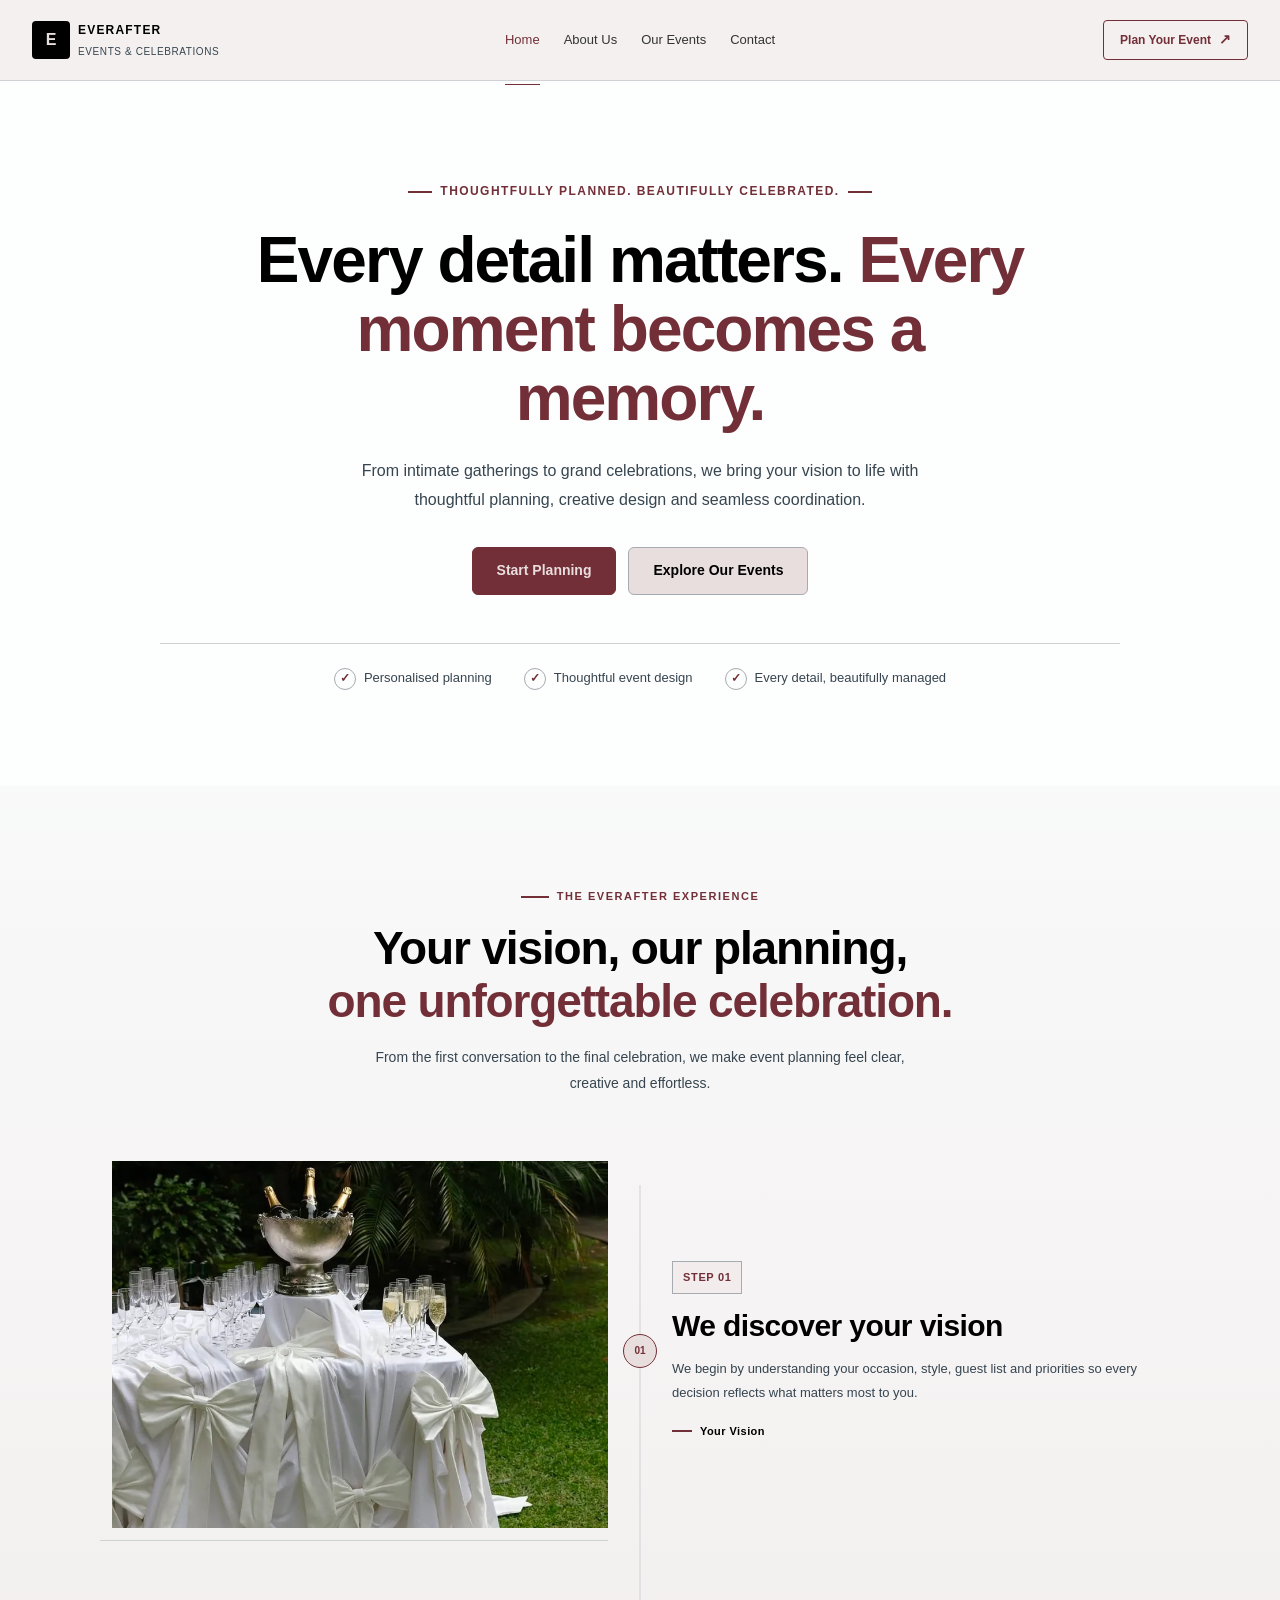
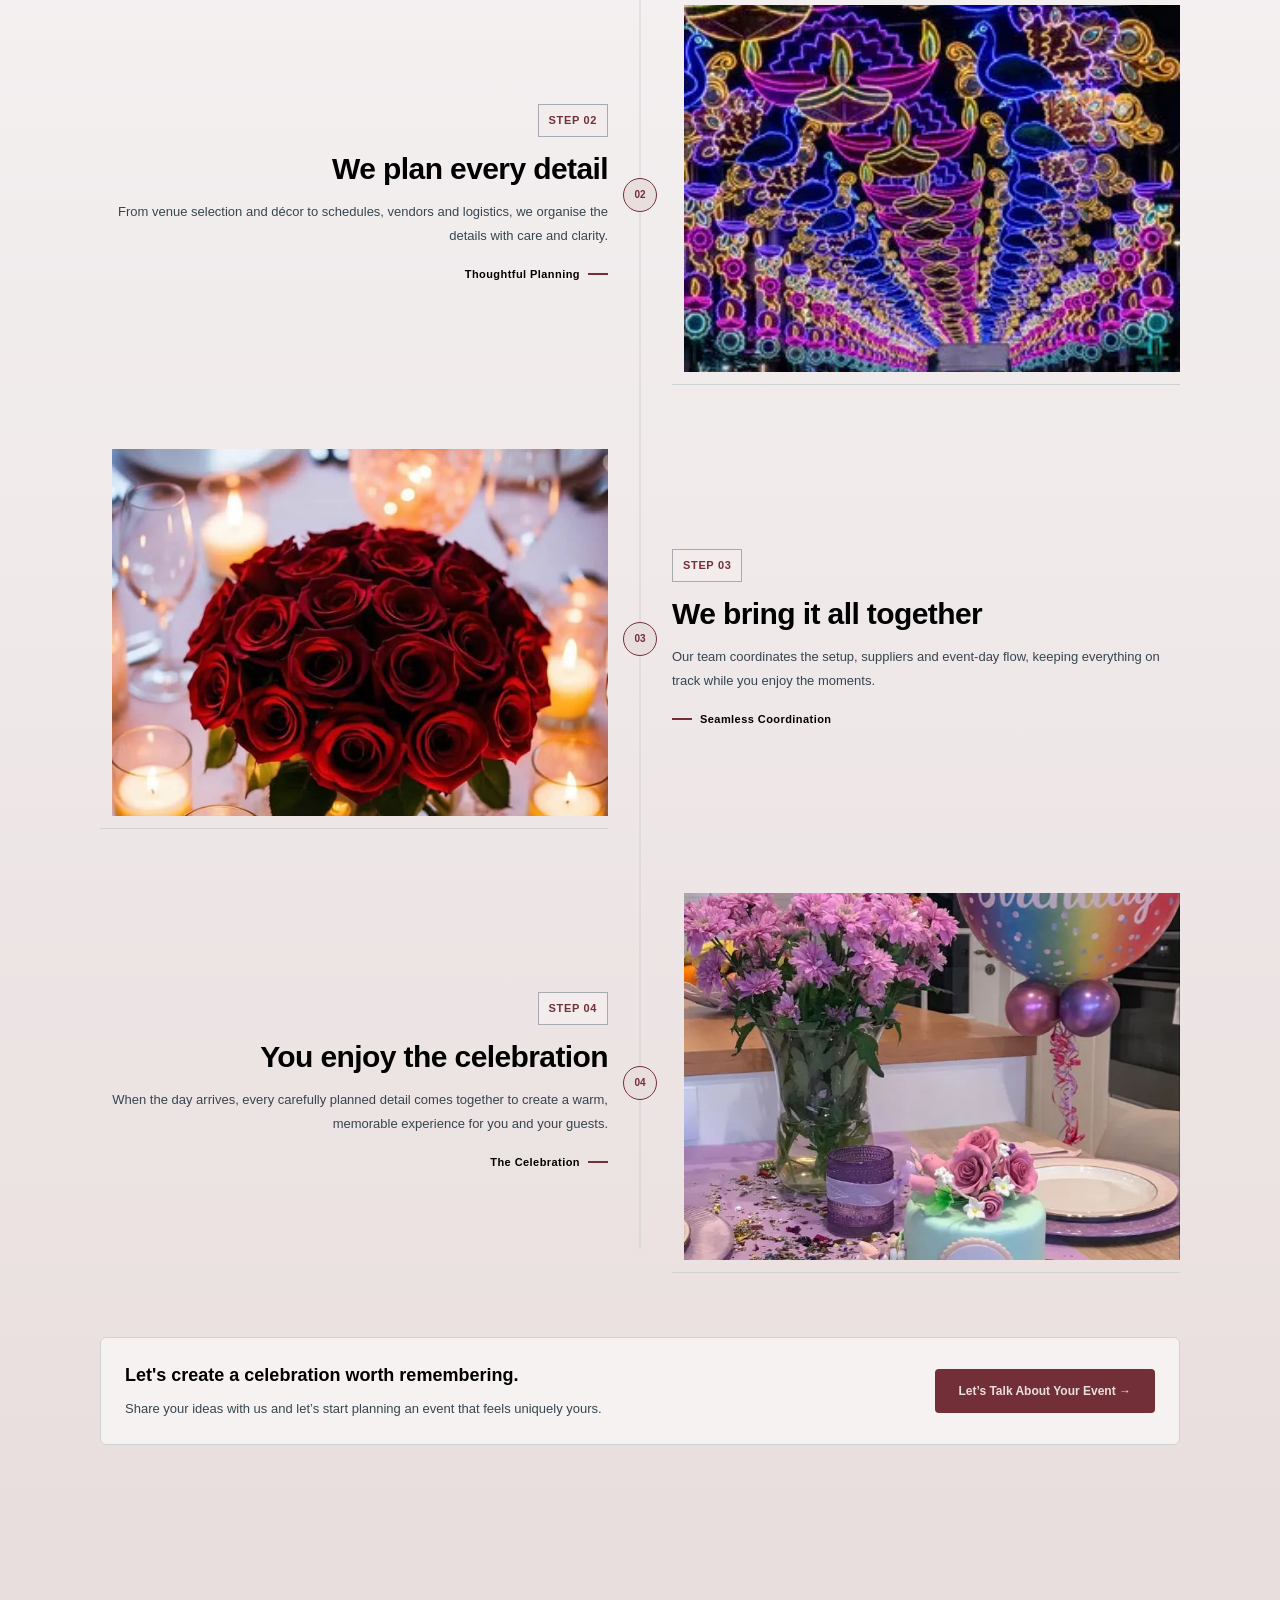
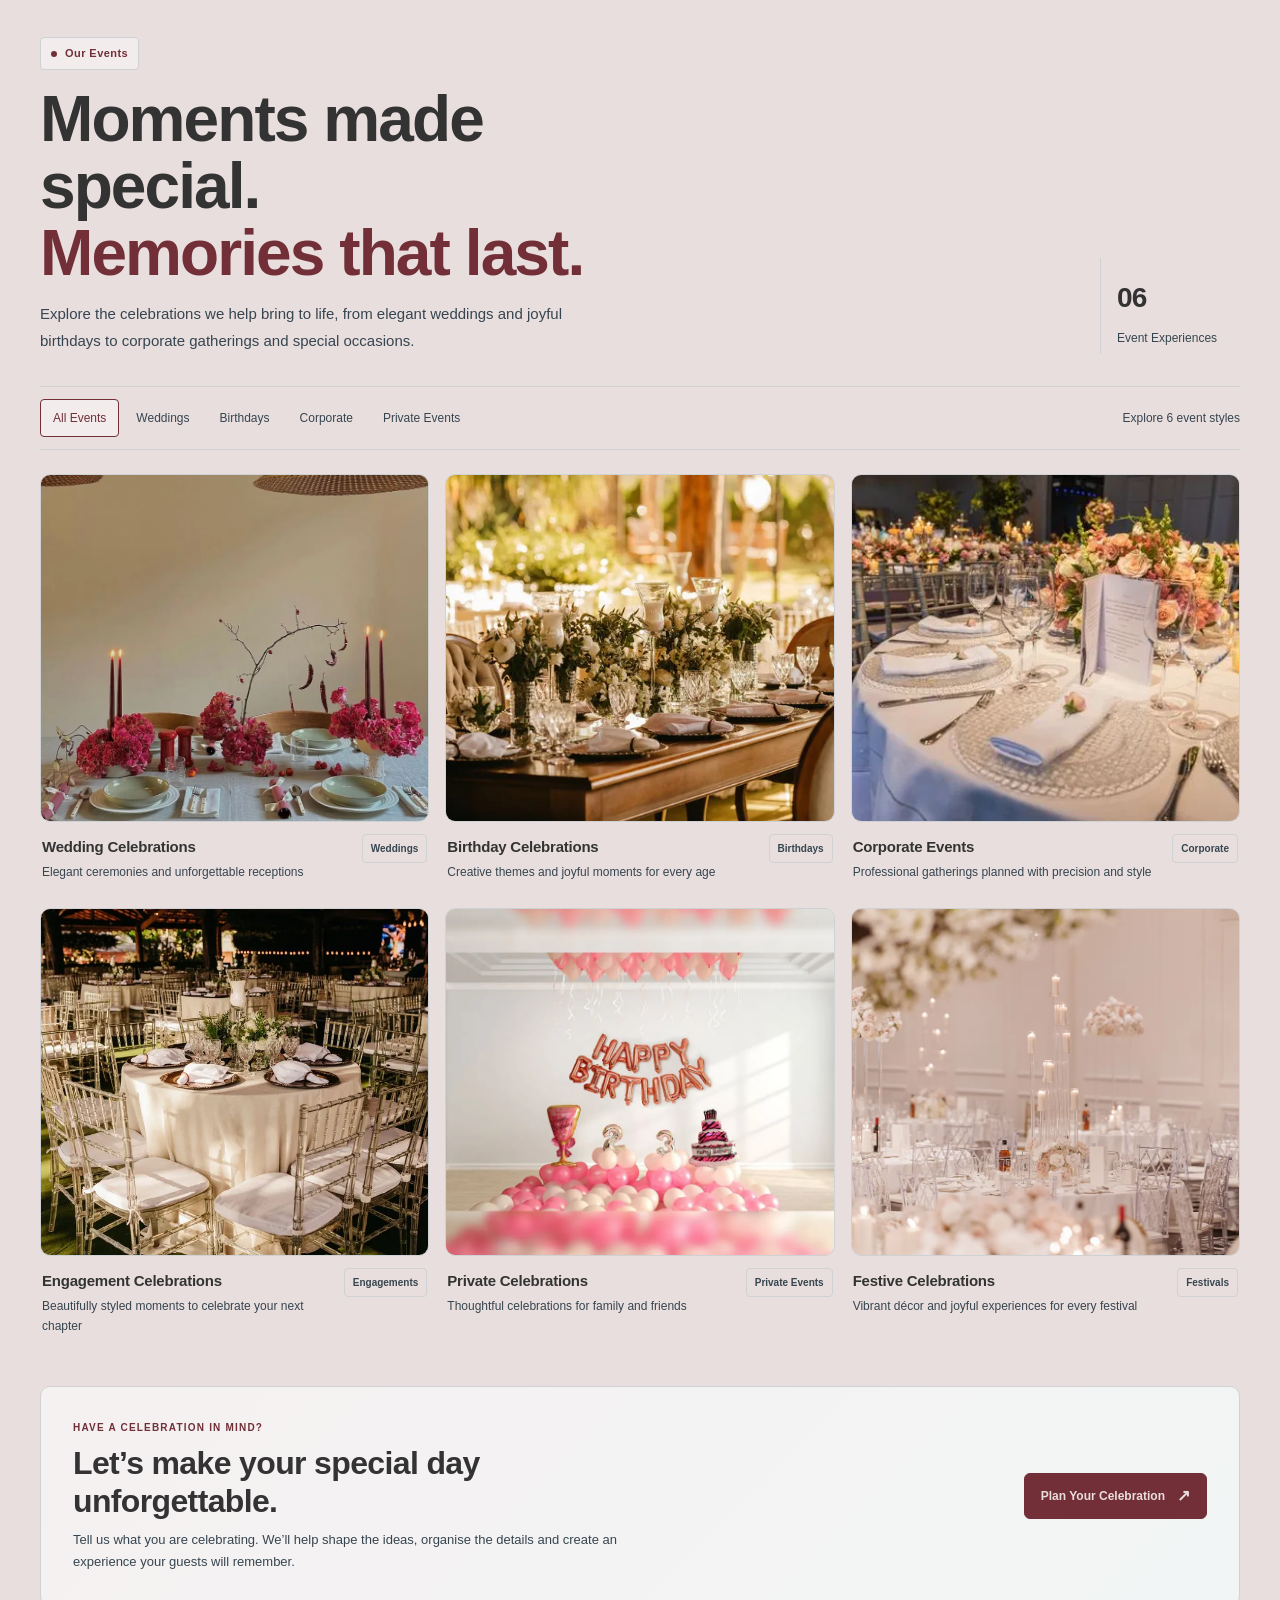
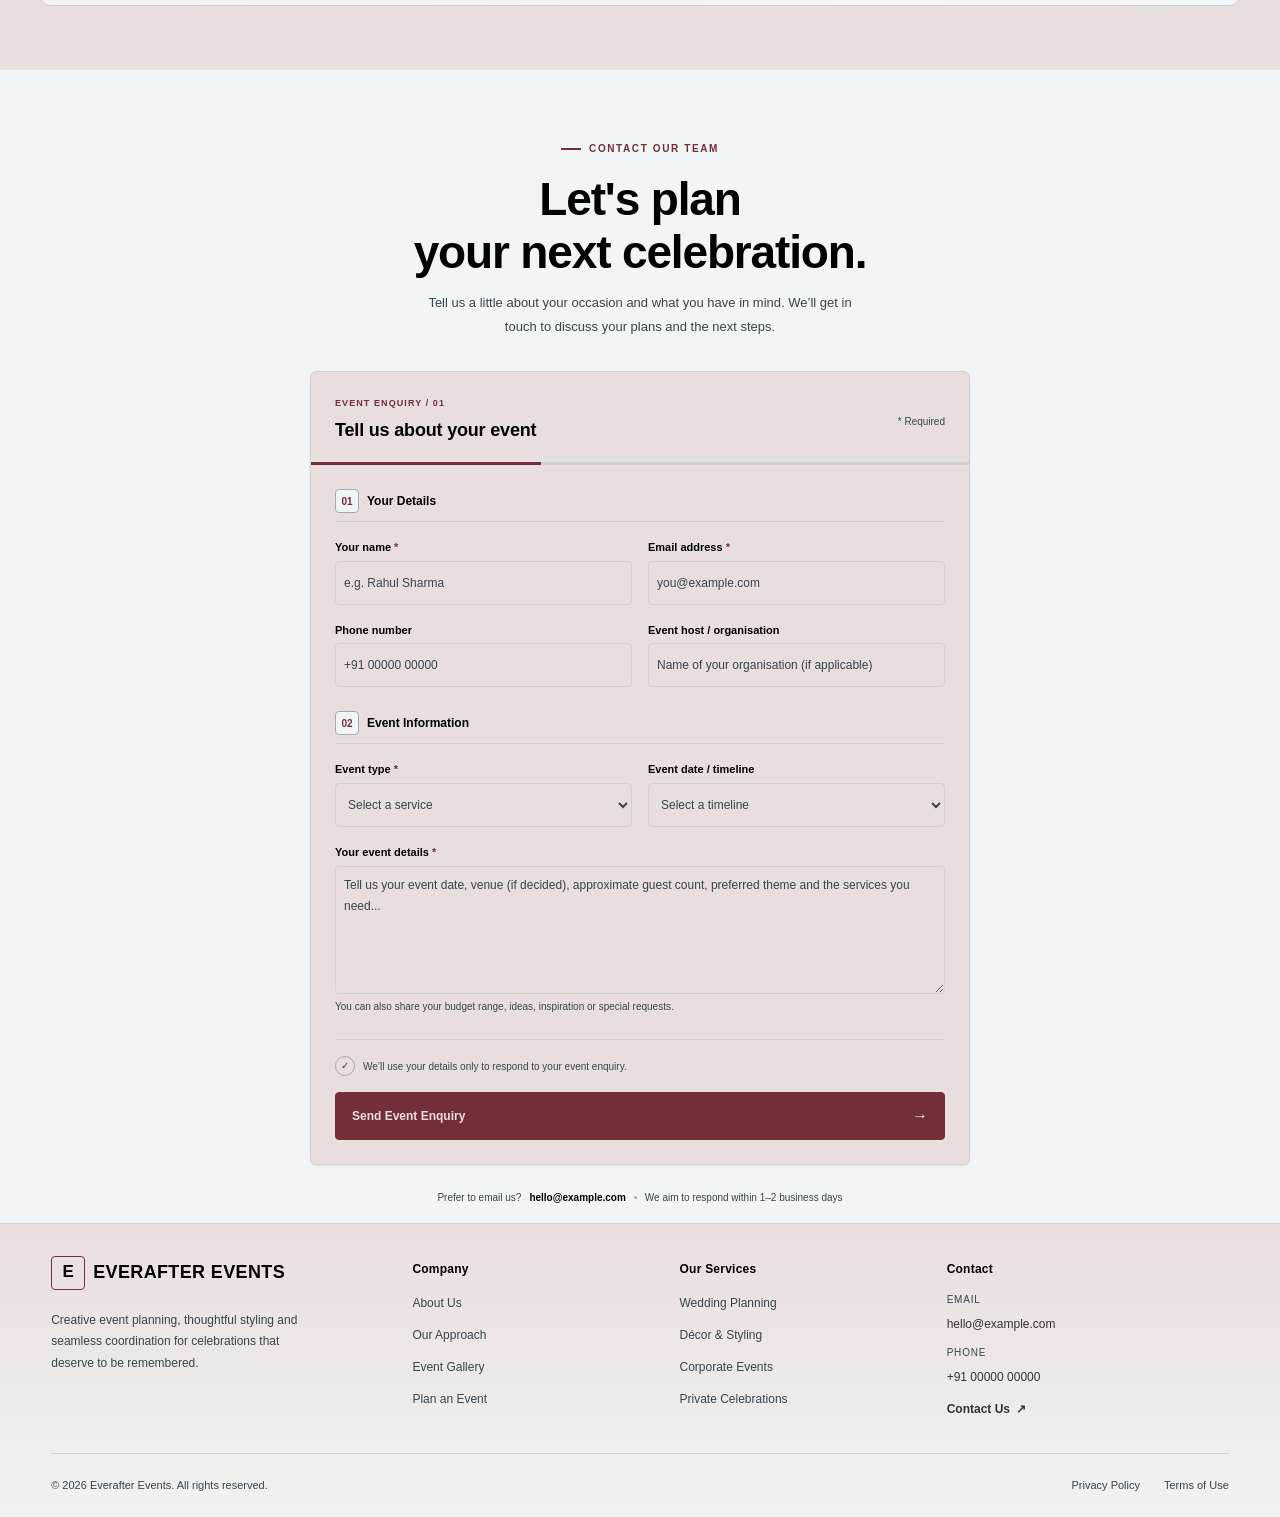
<file: index.html>
<!DOCTYPE html>
<html lang="en">
<head>
    <meta charset="UTF-8">
    <meta name="viewport" content="width=device-width, initial-scale=1.0">
    <title>Everafter Events | Event Planning &amp; Design</title>
    <link rel="stylesheet" href="stylex.css">
</head>
<body>

<header class="proline-nav">
  <nav class="proline-nav__inner" aria-label="Main navigation">

    <a href="#home" class="proline-nav__brand" aria-label="Everafter home">
      <span class="proline-nav__symbol">E</span>
      <span class="proline-nav__brand-copy">
        <span class="proline-nav__brand-name">EVERAFTER</span>
        <span class="proline-nav__brand-subtitle">EVENTS &amp; CELEBRATIONS</span>
      </span>
    </a>

    <input
      type="checkbox"
      id="proline-nav-toggle"
      class="proline-nav__toggle"
      aria-label="Toggle navigation"
    />

    <label class="proline-nav__menu" for="proline-nav-toggle">
      <span>MENU</span>
      <span class="proline-nav__menu-icon" aria-hidden="true">
        <i></i>
        <i></i>
      </span>
    </label>

    <div class="proline-nav__links">
      <a href="#home" class="proline-nav__link proline-nav__link--active">Home</a>
      <a href="#about" class="proline-nav__link">About Us</a>
      <a href="#gallery" class="proline-nav__link">Our Events</a>
      <a href="#contact" class="proline-nav__link">Contact</a>
    </div>

    <a href="#contact" class="proline-nav__cta">
      <span>Plan Your Event</span>
      <span aria-hidden="true">↗</span>
    </a>

  </nav>
</header>


<!-- HERO – now with a soft background image behind the content -->
<section class="professional-centered-hero"
  style="background-image: linear-gradient(rgba(255,255,255,0.88), rgba(255,255,255,0.88)), url('https://unsplash.com/photos/htSJ58QDqiU/download?w=1600');
         background-size: cover;
         background-position: center;" >

  <div class="hero-container">
    <p class="hero-eyebrow">
      Thoughtfully planned. Beautifully celebrated.
    </p>

    <h1 class="hero-title">
      Every detail matters.
      <span>Every moment becomes a memory.</span>
    </h1>

    <p class="hero-description">
      From intimate gatherings to grand celebrations, we bring your vision to life with thoughtful planning, creative design and seamless coordination.
    </p>

    <div class="hero-actions">
      <a href="#contact" class="hero-button">
        Start Planning
      </a>

      <a href="#services" class="hero-secondary">
        Explore Our Events
      </a>
    </div>

    <div class="hero-trust">
      <div class="trust-item">
        <span class="trust-icon" aria-hidden="true">✓</span>
        <span>Personalised planning</span>
      </div>

      <div class="trust-item">
        <span class="trust-icon" aria-hidden="true">✓</span>
        <span>Thoughtful event design</span>
      </div>

      <div class="trust-item">
        <span class="trust-icon" aria-hidden="true">✓</span>
        <span>Every detail, beautifully managed</span>
      </div>
    </div>
  </div>
</section>


<!-- TIMELINE – real event imagery replaces the office photos -->
<section class="professional-company-timeline" id="about">

  <div class="pct-container">

    <header class="pct-header">
      <p class="pct-eyebrow">The Everafter Experience</p>
      <h2>Your vision, our planning,<br /><span>one unforgettable celebration.</span></h2>
      <p class="pct-intro">
        From the first conversation to the final celebration, we make event planning feel clear, creative and effortless.
      </p>
    </header>

    <div class="pct-timeline">

      <article class="pct-item">
        <span class="pct-marker" aria-hidden="true">01</span>

        <div class="pct-visual">
          <div class="pct-image">
            <img
              src="1.webp"
              alt="Elegant event tables with floral centrepieces representing the initial planning vision"
              loading="lazy"
            />
          </div>
        </div>

        <div class="pct-content">
          <span class="pct-year">STEP 01</span>
          <h3>We discover your vision</h3>
          <p>
            We begin by understanding your occasion, style, guest list and priorities so every decision reflects what matters most to you.
          </p>
          <span class="pct-detail">Your Vision</span>
        </div>
      </article>

      <article class="pct-item">
        <span class="pct-marker" aria-hidden="true">02</span>

        <div class="pct-visual">
          <div class="pct-image">
            <img
              src="2.webp"
              alt="Candles and flowers on a decorated table setting showing attention to detail"
              loading="lazy"
            />
          </div>
        </div>

        <div class="pct-content">
          <span class="pct-year">STEP 02</span>
          <h3>We plan every detail</h3>
          <p>
            From venue selection and décor to schedules, vendors and logistics, we organise the details with care and clarity.
          </p>
          <span class="pct-detail">Thoughtful Planning</span>
        </div>
      </article>

      <article class="pct-item">
        <span class="pct-marker" aria-hidden="true">03</span>

        <div class="pct-visual">
          <div class="pct-image">
            <img
              src="3.webp"
              alt="Elegant outdoor wedding decor with flowers and an ornate table"
              loading="lazy"
            />
          </div>
        </div>

        <div class="pct-content">
          <span class="pct-year">STEP 03</span>
          <h3>We bring it all together</h3>
          <p>
            Our team coordinates the setup, suppliers and event-day flow, keeping everything on track while you enjoy the moments.
          </p>
          <span class="pct-detail">Seamless Coordination</span>
        </div>
      </article>

      <article class="pct-item">
        <span class="pct-marker" aria-hidden="true">04</span>

        <div class="pct-visual">
          <div class="pct-image">
            <img
              src="4.webp"
              alt="Birthday party decorations with balloons and a cake"
              loading="lazy"
            />
          </div>
        </div>

        <div class="pct-content">
          <span class="pct-year">STEP 04</span>
          <h3>You enjoy the celebration</h3>
          <p>
            When the day arrives, every carefully planned detail comes together to create a warm, memorable experience for you and your guests.
          </p>
          <span class="pct-detail">The Celebration</span>
        </div>
      </article>

    </div>

    <div class="pct-closing">
      <div>
        <h3>Let's create a celebration worth remembering.</h3>
        <p>
          Share your ideas with us and let’s start planning an event that feels uniquely yours.
        </p>
      </div>

      <a class="pct-button" href="#contact">
        Let’s Talk About Your Event &rarr;
      </a>
    </div>

  </div>
</section>


<!-- PORTFOLIO – CSS mockups replaced with real event images -->
<section class="portfolio" aria-labelledby="portfolio-title" id="gallery">
  <header class="portfolio-header">
    <div class="heading-group">
      <span class="section-label">Our Events</span>
      <h1 id="portfolio-title">
        Moments made special.<br>
        <span class="heading-accent">Memories that last.</span>
      </h1>
      <p class="intro">
        Explore the celebrations we help bring to life, from elegant weddings and joyful birthdays to corporate gatherings and special occasions.
      </p>
    </div>

    <div class="header-stat" aria-label="Six event categories">
      <span class="stat-number">06</span>
      <span class="stat-label">Event Experiences</span>
    </div>
  </header>

  <div class="toolbar">
    <nav class="filters" aria-label="Portfolio categories">
      <a class="filter active" href="#projects" aria-current="page">All Events</a>
      <a class="filter" href="#projects">Weddings</a>
      <a class="filter" href="#projects">Birthdays</a>
      <a class="filter" href="#projects">Corporate</a>
      <a class="filter" href="#projects">Private Events</a>
    </nav>

    <span class="results-label">Explore 6 event styles</span>
  </div>

  <div class="project-grid" id="projects">

    <!-- Wedding -->
    <article class="project">
      <a class="project-link" href="#contact" aria-label="Discuss wedding celebrations">
        <div class="project-visual">
          <img
            src="5.webp"
            alt="Elegant outdoor wedding decor with flowers and an ornate table"
            style="width:100%; height:100%; object-fit:cover; display:block;"
          />
        </div>
        <div class="project-meta">
          <div>
            <h2 class="project-name">Wedding Celebrations</h2>
            <p class="project-description">Elegant ceremonies and unforgettable receptions</p>
          </div>
          <span class="project-type">Weddings</span>
        </div>
      </a>
    </article>

    <!-- Birthday -->
    <article class="project">
      <a class="project-link" href="#contact" aria-label="Discuss birthday celebrations">
        <div class="project-visual">
          <img
            src="6.webp"
            alt="Birthday party decorations with balloons and a cake"
            style="width:100%; height:100%; object-fit:cover; display:block;"
          />
        </div>
        <div class="project-meta">
          <div>
            <h2 class="project-name">Birthday Celebrations</h2>
            <p class="project-description">Creative themes and joyful moments for every age</p>
          </div>
          <span class="project-type">Birthdays</span>
        </div>
      </a>
    </article>

    <!-- Corporate -->
    <article class="project">
      <a class="project-link" href="#contact" aria-label="Discuss corporate events">
        <div class="project-visual">
          <img
            src="7.webp"
            alt="Elegant tables with vibrant floral centrepieces at a corporate event"
            style="width:100%; height:100%; object-fit:cover; display:block;"
          />
        </div>
        <div class="project-meta">
          <div>
            <h2 class="project-name">Corporate Events</h2>
            <p class="project-description">Professional gatherings planned with precision and style</p>
          </div>
          <span class="project-type">Corporate</span>
        </div>
      </a>
    </article>

    <!-- Engagement -->
    <article class="project">
      <a class="project-link" href="#contact" aria-label="Discuss engagement celebrations">
        <div class="project-visual">
          <img
            src="8.webp"
            alt="Candles and flowers on a decorated table setting for a romantic engagement"
            style="width:100%; height:100%; object-fit:cover; display:block;"
          />
        </div>
        <div class="project-meta">
          <div>
            <h2 class="project-name">Engagement Celebrations</h2>
            <p class="project-description">Beautifully styled moments to celebrate your next chapter</p>
          </div>
          <span class="project-type">Engagements</span>
        </div>
      </a>
    </article>

    <!-- Private -->
    <article class="project">
      <a class="project-link" href="#contact" aria-label="Discuss private celebrations">
        <div class="project-visual">
          <img
            src="9.webp"
            alt="Elegant table setting with champagne glasses and white linens for a private dinner"
            style="width:100%; height:100%; object-fit:cover; display:block;"
          />
        </div>
        <div class="project-meta">
          <div>
            <h2 class="project-name">Private Celebrations</h2>
            <p class="project-description">Thoughtful celebrations for family and friends</p>
          </div>
          <span class="project-type">Private Events</span>
        </div>
      </a>
    </article>

    <!-- Festive -->
    <article class="project">
      <a class="project-link" href="#contact" aria-label="Discuss festive celebrations">
        <div class="project-visual">
          <img
            src="10.webp"
            alt="Festive Diwali lights glowing across streets and rooftops"
            style="width:100%; height:100%; object-fit:cover; display:block;"
          />
        </div>
        <div class="project-meta">
          <div>
            <h2 class="project-name">Festive Celebrations</h2>
            <p class="project-description">Vibrant décor and joyful experiences for every festival</p>
          </div>
          <span class="project-type">Festivals</span>
        </div>
      </a>
    </article>

  </div>

  <footer class="cta" id="contact">
    <div class="cta-copy">
      <p class="cta-eyebrow">Have a celebration in mind?</p>
      <h2 class="cta-title">Let’s make your special day unforgettable.</h2>
      <p class="cta-description">
        Tell us what you are celebrating. We’ll help shape the ideas, organise the details and create an experience your guests will remember.
      </p>
    </div>

    <a class="cta-button" href="mailto:hello@example.com">
      Plan Your Celebration
      <span class="cta-arrow" aria-hidden="true">↗</span>
    </a>
  </footer>
</section>


<!-- CONTACT FORM (unchanged) -->
<section class="pro-centered-form" id="contact">
  <div class="pcf__container">

    <header class="pcf__header">
      <span class="pcf__eyebrow">
        <span class="pcf__eyebrow-line"></span>
        CONTACT OUR TEAM
      </span>

      <h2>Let's plan<br>your next celebration.</h2>

      <p>
        Tell us a little about your occasion and what you have in mind. We’ll get in touch to discuss your plans and the next steps.
      </p>
    </header>

    <div class="pcf__form-card">

      <div class="pcf__card-heading">
        <div>
          <span class="pcf__step-label">EVENT ENQUIRY / 01</span>
          <h3>Tell us about your event</h3>
        </div>

        <span class="pcf__required">* Required</span>
      </div>

      <div class="pcf__progress" aria-hidden="true">
        <span></span>
      </div>

      <form class="pcf__form" action="#" method="post">

        <div class="pcf__section-label">
          <span>01</span>
          <h4>Your Details</h4>
        </div>

        <div class="pcf__grid">
          <div class="pcf__field">
            <label for="pcf-name">Your name <span>*</span></label>
            <input type="text" id="pcf-name" name="name" placeholder="e.g. Rahul Sharma" autocomplete="name" required>
          </div>

          <div class="pcf__field">
            <label for="pcf-email">Email address <span>*</span></label>
            <input type="email" id="pcf-email" name="email" placeholder="you@example.com" autocomplete="email" required>
          </div>

          <div class="pcf__field">
            <label for="pcf-phone">Phone number</label>
            <input type="tel" id="pcf-phone" name="phone" placeholder="+91 00000 00000" autocomplete="tel">
          </div>

          <div class="pcf__field">
            <label for="pcf-company">Event host / organisation</label>
            <input type="text" id="pcf-company" name="company" placeholder="Name of your organisation (if applicable)" autocomplete="organization">
          </div>
        </div>

        <div class="pcf__section-label pcf__section-label--project">
          <span>02</span>
          <h4>Event Information</h4>
        </div>

        <div class="pcf__grid">
          <div class="pcf__field">
            <label for="pcf-service">Event type <span>*</span></label>
            <select id="pcf-service" name="service" required>
              <option value="" disabled selected>Select a service</option>
              <option value="landing-page">Wedding planning</option>
              <option value="portfolio">Birthday celebration</option>
              <option value="business-website">Corporate event</option>
              <option value="redesign">Engagement / anniversary</option>
              <option value="other">Other celebration</option>
            </select>
          </div>

          <div class="pcf__field">
            <label for="pcf-timeline">Event date / timeline</label>
            <select id="pcf-timeline" name="timeline">
              <option value="" disabled selected>Select a timeline</option>
              <option value="urgent">Within the next month</option>
              <option value="2-4-weeks">Within 2–4 months</option>
              <option value="1-2-months">More than 4 months away</option>
              <option value="flexible">Date not decided yet</option>
            </select>
          </div>

          <div class="pcf__field pcf__field--full">
            <label for="pcf-message">Your event details <span>*</span></label>
            <textarea id="pcf-message" name="message" rows="5" placeholder="Tell us your event date, venue (if decided), approximate guest count, preferred theme and the services you need..." required></textarea>
            <span class="pcf__helper">
              You can also share your budget range, ideas, inspiration or special requests.
            </span>
          </div>
        </div>

        <div class="pcf__submit-area">
          <div class="pcf__submit-note">
            <span class="pcf__secure-mark" aria-hidden="true">✓</span>
            <p>
              We’ll use your details only to respond to your event enquiry.
            </p>
          </div>

          <button class="pcf__submit" type="submit">
            Send Event Enquiry
            <span aria-hidden="true">→</span>
          </button>
        </div>

      </form>
    </div>

    <footer class="pcf__footer">
      <span>Prefer to email us?</span>
      <a href="mailto:hello@example.com">hello@example.com</a>
      <span class="pcf__footer-divider" aria-hidden="true"></span>
      <span>We aim to respond within 1–2 business days</span>
    </footer>

  </div>
</section>



<footer class="pro-compact-footer">
    <div class="pro-compact-footer__container">

        <div class="pro-compact-footer__main">

            <div class="pro-compact-footer__brand-column">
                <a href="#" class="pro-compact-footer__brand" aria-label="Everafter Events home">
                    <span class="pro-compact-footer__logo">E</span>
                    <span class="pro-compact-footer__brand-name">
                        EVERAFTER EVENTS
                    </span>
                </a>

                <p class="pro-compact-footer__description">
                    Creative event planning, thoughtful styling and seamless coordination for celebrations that deserve to be remembered.
                </p>
            </div>

            <div class="pro-compact-footer__column">
                <h3>Company</h3>
                <ul class="pro-compact-footer__list">
                    <li><a href="#about">About Us</a></li>
                    <li><a href="#team">Our Approach</a></li>
                    <li><a href="#gallery">Event Gallery</a></li>
                    <li><a href="#contact">Plan an Event</a></li>
                </ul>
            </div>

            <div class="pro-compact-footer__column">
                <h3>Our Services</h3>
                <ul class="pro-compact-footer__list">
                    <li><a href="#consulting">Wedding Planning</a></li>
                    <li><a href="#solutions">Décor &amp; Styling</a></li>
                    <li><a href="#support">Corporate Events</a></li>
                    <li><a href="#faq">Private Celebrations</a></li>
                </ul>
            </div>

            <div class="pro-compact-footer__column">
                <h3>Contact</h3>

                <div class="pro-compact-footer__contact-item">
                    <span class="pro-compact-footer__contact-label">Email</span>
                    <a class="pro-compact-footer__contact-value" href="mailto:hello@example.com">hello@example.com</a>
                </div>

                <div class="pro-compact-footer__contact-item">
                    <span class="pro-compact-footer__contact-label">Phone</span>
                    <a class="pro-compact-footer__contact-value" href="tel:+910000000000">+91 00000 00000</a>
                </div>

                <a href="#contact" class="pro-compact-footer__contact-cta">
                    Contact Us <span aria-hidden="true">↗</span>
                </a>
            </div>

        </div>

        <div class="pro-compact-footer__bottom">
            <p class="pro-compact-footer__copyright">
                © 2026 Everafter Events. All rights reserved.
            </p>

            <ul class="pro-compact-footer__legal">
                <li><a href="#privacy">Privacy Policy</a></li>
                <li><a href="#terms">Terms of Use</a></li>
            </ul>
        </div>

    </div>
</footer>


</body>
</html>
</file>
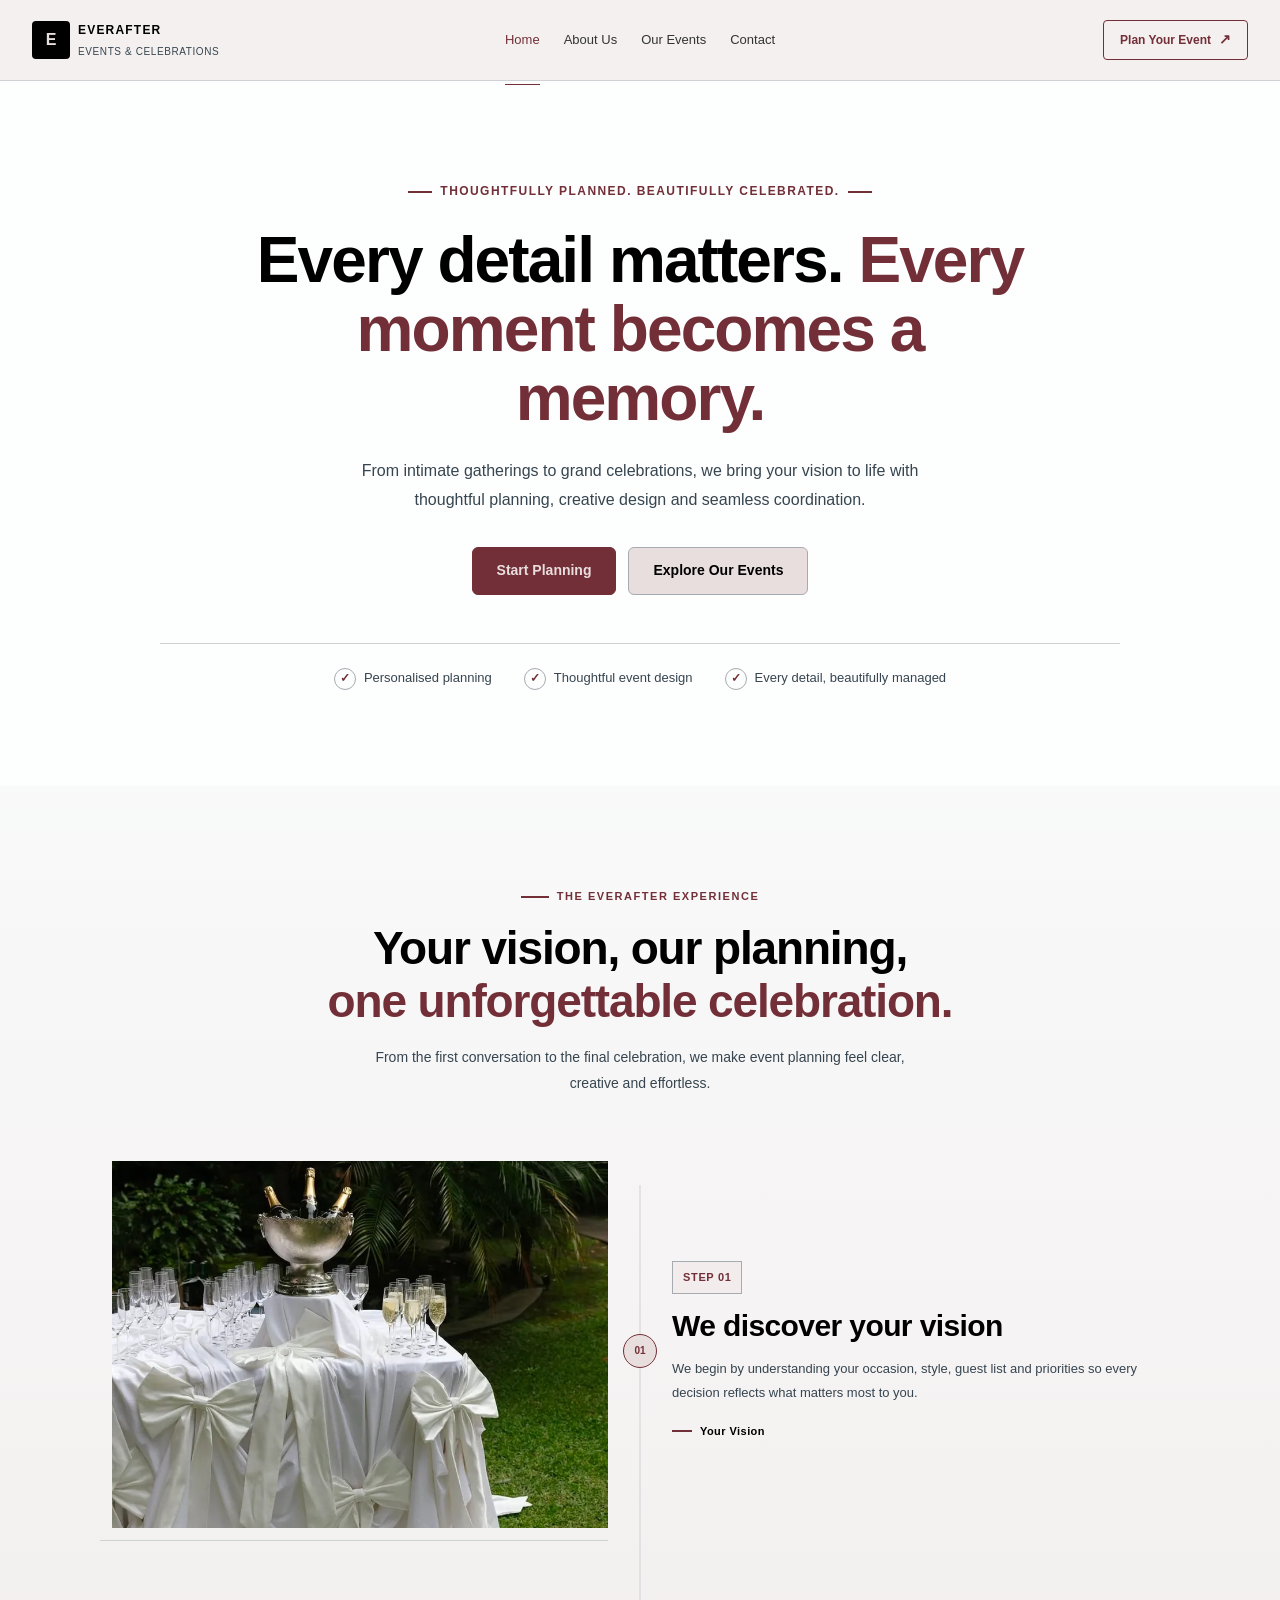
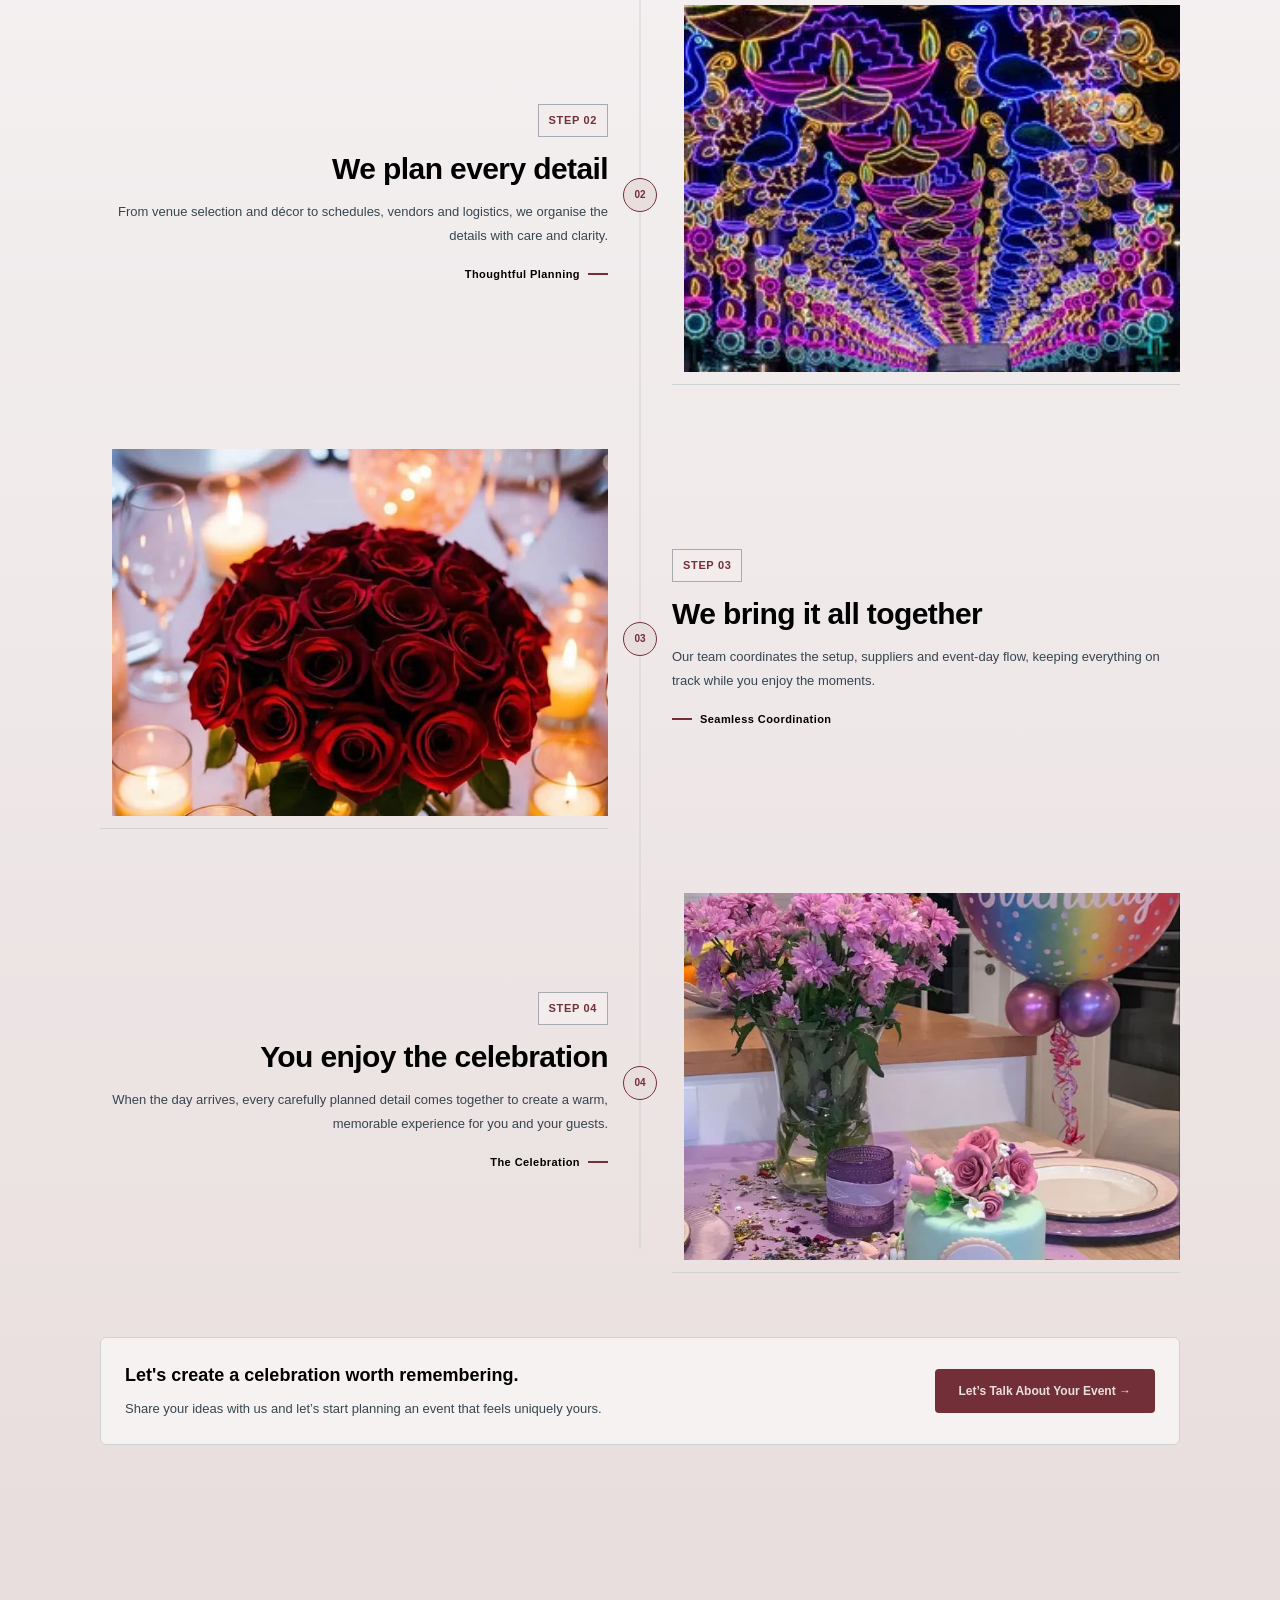
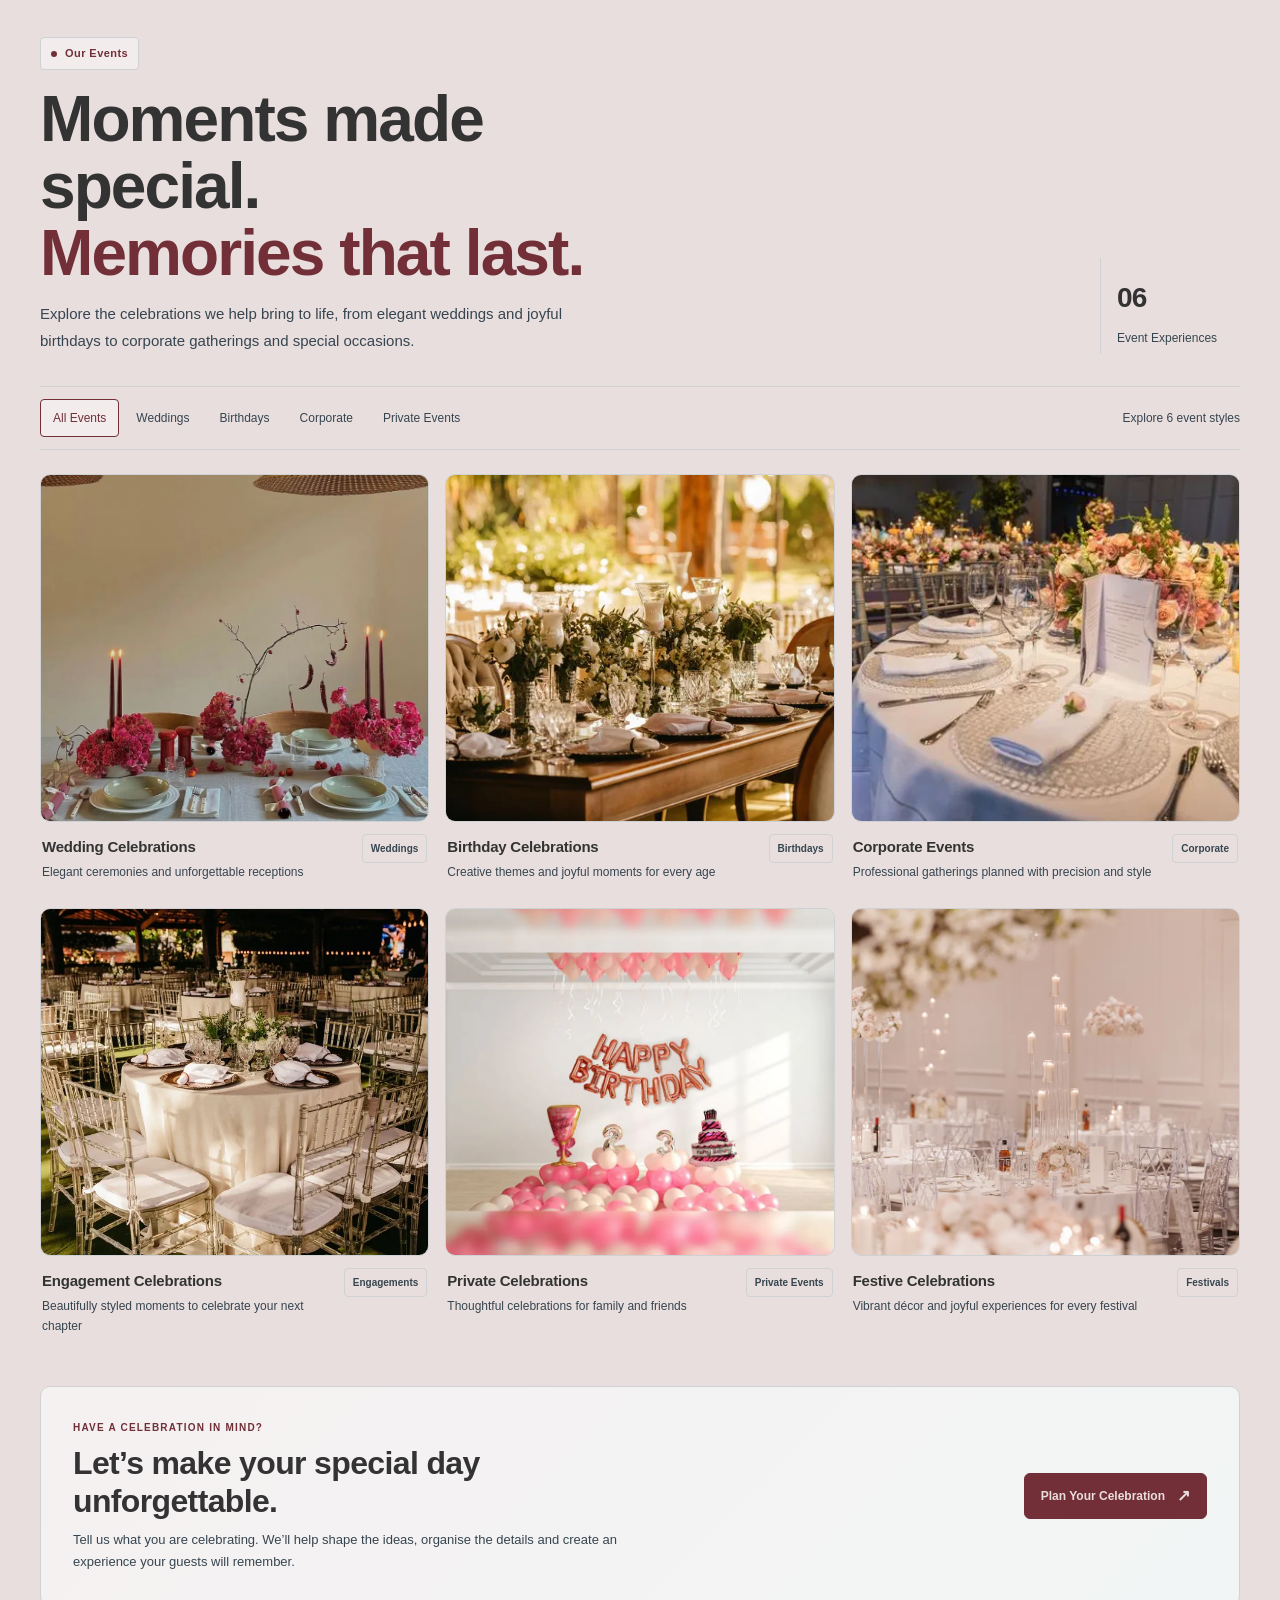
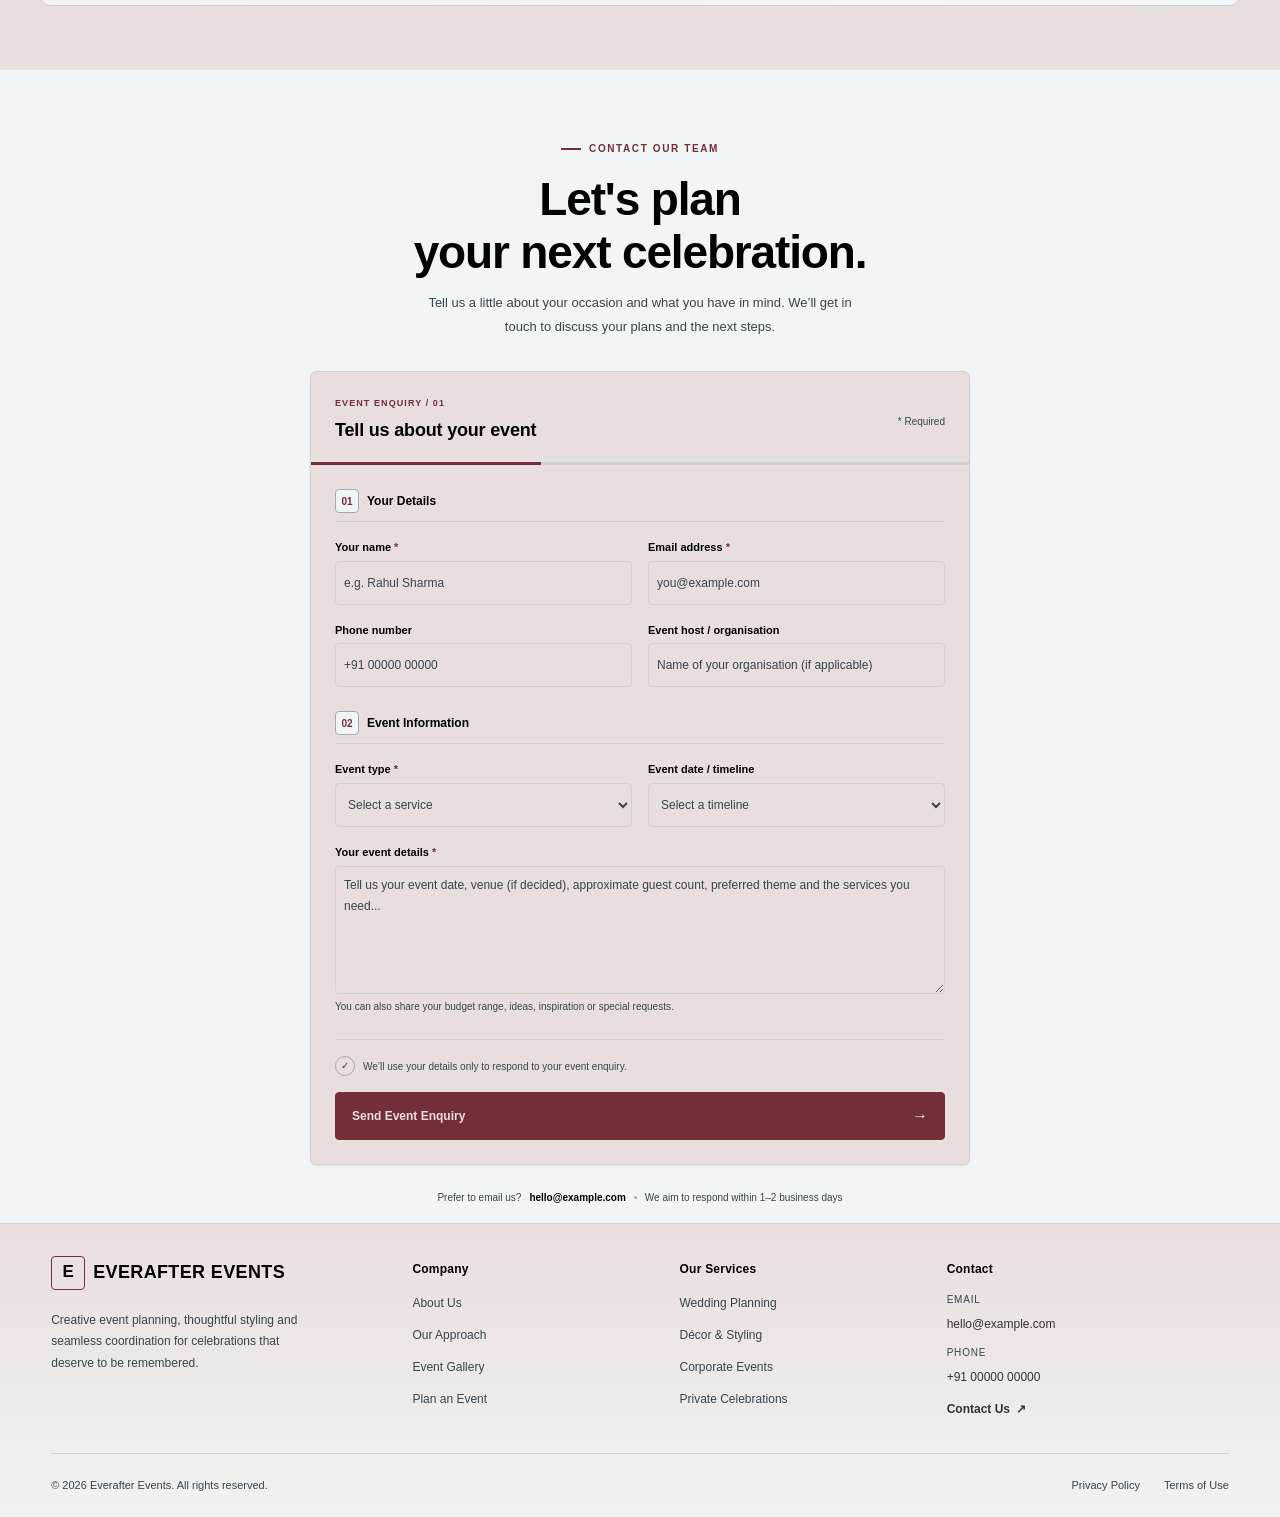
<file: indexx.html>
<!DOCTYPE html>
<html lang="en">
<head>
    <meta charset="UTF-8">
    <meta name="viewport" content="width=device-width, initial-scale=1.0">
    <title>Everafter Events | Event Planning &amp; Design</title>
    <link rel="stylesheet" href="stylex.css">
</head>
<body>

<header class="proline-nav">
  <nav class="proline-nav__inner" aria-label="Main navigation">

    <a href="#home" class="proline-nav__brand" aria-label="Everafter home">
      <span class="proline-nav__symbol">E</span>
      <span class="proline-nav__brand-copy">
        <span class="proline-nav__brand-name">EVERAFTER</span>
        <span class="proline-nav__brand-subtitle">EVENTS &amp; CELEBRATIONS</span>
      </span>
    </a>

    <input
      type="checkbox"
      id="proline-nav-toggle"
      class="proline-nav__toggle"
      aria-label="Toggle navigation"
    />

    <label class="proline-nav__menu" for="proline-nav-toggle">
      <span>MENU</span>
      <span class="proline-nav__menu-icon" aria-hidden="true">
        <i></i>
        <i></i>
      </span>
    </label>

    <div class="proline-nav__links">
      <a href="#home" class="proline-nav__link proline-nav__link--active">Home</a>
      <a href="#about" class="proline-nav__link">About Us</a>
      <a href="#gallery" class="proline-nav__link">Our Events</a>
      <a href="#contact" class="proline-nav__link">Contact</a>
    </div>

    <a href="#contact" class="proline-nav__cta">
      <span>Plan Your Event</span>
      <span aria-hidden="true">↗</span>
    </a>

  </nav>
</header>


<!-- HERO – now with a soft background image behind the content -->
<section class="professional-centered-hero"
  style="background-image: linear-gradient(rgba(255,255,255,0.88), rgba(255,255,255,0.88)), url('https://unsplash.com/photos/htSJ58QDqiU/download?w=1600');
         background-size: cover;
         background-position: center;" >

  <div class="hero-container">
    <p class="hero-eyebrow">
      Thoughtfully planned. Beautifully celebrated.
    </p>

    <h1 class="hero-title">
      Every detail matters.
      <span>Every moment becomes a memory.</span>
    </h1>

    <p class="hero-description">
      From intimate gatherings to grand celebrations, we bring your vision to life with thoughtful planning, creative design and seamless coordination.
    </p>

    <div class="hero-actions">
      <a href="#contact" class="hero-button">
        Start Planning
      </a>

      <a href="#services" class="hero-secondary">
        Explore Our Events
      </a>
    </div>

    <div class="hero-trust">
      <div class="trust-item">
        <span class="trust-icon" aria-hidden="true">✓</span>
        <span>Personalised planning</span>
      </div>

      <div class="trust-item">
        <span class="trust-icon" aria-hidden="true">✓</span>
        <span>Thoughtful event design</span>
      </div>

      <div class="trust-item">
        <span class="trust-icon" aria-hidden="true">✓</span>
        <span>Every detail, beautifully managed</span>
      </div>
    </div>
  </div>
</section>


<!-- TIMELINE – real event imagery replaces the office photos -->
<section class="professional-company-timeline" id="about">

  <div class="pct-container">

    <header class="pct-header">
      <p class="pct-eyebrow">The Everafter Experience</p>
      <h2>Your vision, our planning,<br /><span>one unforgettable celebration.</span></h2>
      <p class="pct-intro">
        From the first conversation to the final celebration, we make event planning feel clear, creative and effortless.
      </p>
    </header>

    <div class="pct-timeline">

      <article class="pct-item">
        <span class="pct-marker" aria-hidden="true">01</span>

        <div class="pct-visual">
          <div class="pct-image">
            <img
              src="1.webp"
              alt="Elegant event tables with floral centrepieces representing the initial planning vision"
              loading="lazy"
            />
          </div>
        </div>

        <div class="pct-content">
          <span class="pct-year">STEP 01</span>
          <h3>We discover your vision</h3>
          <p>
            We begin by understanding your occasion, style, guest list and priorities so every decision reflects what matters most to you.
          </p>
          <span class="pct-detail">Your Vision</span>
        </div>
      </article>

      <article class="pct-item">
        <span class="pct-marker" aria-hidden="true">02</span>

        <div class="pct-visual">
          <div class="pct-image">
            <img
              src="2.webp"
              alt="Candles and flowers on a decorated table setting showing attention to detail"
              loading="lazy"
            />
          </div>
        </div>

        <div class="pct-content">
          <span class="pct-year">STEP 02</span>
          <h3>We plan every detail</h3>
          <p>
            From venue selection and décor to schedules, vendors and logistics, we organise the details with care and clarity.
          </p>
          <span class="pct-detail">Thoughtful Planning</span>
        </div>
      </article>

      <article class="pct-item">
        <span class="pct-marker" aria-hidden="true">03</span>

        <div class="pct-visual">
          <div class="pct-image">
            <img
              src="3.webp"
              alt="Elegant outdoor wedding decor with flowers and an ornate table"
              loading="lazy"
            />
          </div>
        </div>

        <div class="pct-content">
          <span class="pct-year">STEP 03</span>
          <h3>We bring it all together</h3>
          <p>
            Our team coordinates the setup, suppliers and event-day flow, keeping everything on track while you enjoy the moments.
          </p>
          <span class="pct-detail">Seamless Coordination</span>
        </div>
      </article>

      <article class="pct-item">
        <span class="pct-marker" aria-hidden="true">04</span>

        <div class="pct-visual">
          <div class="pct-image">
            <img
              src="4.webp"
              alt="Birthday party decorations with balloons and a cake"
              loading="lazy"
            />
          </div>
        </div>

        <div class="pct-content">
          <span class="pct-year">STEP 04</span>
          <h3>You enjoy the celebration</h3>
          <p>
            When the day arrives, every carefully planned detail comes together to create a warm, memorable experience for you and your guests.
          </p>
          <span class="pct-detail">The Celebration</span>
        </div>
      </article>

    </div>

    <div class="pct-closing">
      <div>
        <h3>Let's create a celebration worth remembering.</h3>
        <p>
          Share your ideas with us and let’s start planning an event that feels uniquely yours.
        </p>
      </div>

      <a class="pct-button" href="#contact">
        Let’s Talk About Your Event &rarr;
      </a>
    </div>

  </div>
</section>


<!-- PORTFOLIO – CSS mockups replaced with real event images -->
<section class="portfolio" aria-labelledby="portfolio-title" id="gallery">
  <header class="portfolio-header">
    <div class="heading-group">
      <span class="section-label">Our Events</span>
      <h1 id="portfolio-title">
        Moments made special.<br>
        <span class="heading-accent">Memories that last.</span>
      </h1>
      <p class="intro">
        Explore the celebrations we help bring to life, from elegant weddings and joyful birthdays to corporate gatherings and special occasions.
      </p>
    </div>

    <div class="header-stat" aria-label="Six event categories">
      <span class="stat-number">06</span>
      <span class="stat-label">Event Experiences</span>
    </div>
  </header>

  <div class="toolbar">
    <nav class="filters" aria-label="Portfolio categories">
      <a class="filter active" href="#projects" aria-current="page">All Events</a>
      <a class="filter" href="#projects">Weddings</a>
      <a class="filter" href="#projects">Birthdays</a>
      <a class="filter" href="#projects">Corporate</a>
      <a class="filter" href="#projects">Private Events</a>
    </nav>

    <span class="results-label">Explore 6 event styles</span>
  </div>

  <div class="project-grid" id="projects">

    <!-- Wedding -->
    <article class="project">
      <a class="project-link" href="#contact" aria-label="Discuss wedding celebrations">
        <div class="project-visual">
          <img
            src="5.webp"
            alt="Elegant outdoor wedding decor with flowers and an ornate table"
            style="width:100%; height:100%; object-fit:cover; display:block;"
          />
        </div>
        <div class="project-meta">
          <div>
            <h2 class="project-name">Wedding Celebrations</h2>
            <p class="project-description">Elegant ceremonies and unforgettable receptions</p>
          </div>
          <span class="project-type">Weddings</span>
        </div>
      </a>
    </article>

    <!-- Birthday -->
    <article class="project">
      <a class="project-link" href="#contact" aria-label="Discuss birthday celebrations">
        <div class="project-visual">
          <img
            src="6.webp"
            alt="Birthday party decorations with balloons and a cake"
            style="width:100%; height:100%; object-fit:cover; display:block;"
          />
        </div>
        <div class="project-meta">
          <div>
            <h2 class="project-name">Birthday Celebrations</h2>
            <p class="project-description">Creative themes and joyful moments for every age</p>
          </div>
          <span class="project-type">Birthdays</span>
        </div>
      </a>
    </article>

    <!-- Corporate -->
    <article class="project">
      <a class="project-link" href="#contact" aria-label="Discuss corporate events">
        <div class="project-visual">
          <img
            src="7.webp"
            alt="Elegant tables with vibrant floral centrepieces at a corporate event"
            style="width:100%; height:100%; object-fit:cover; display:block;"
          />
        </div>
        <div class="project-meta">
          <div>
            <h2 class="project-name">Corporate Events</h2>
            <p class="project-description">Professional gatherings planned with precision and style</p>
          </div>
          <span class="project-type">Corporate</span>
        </div>
      </a>
    </article>

    <!-- Engagement -->
    <article class="project">
      <a class="project-link" href="#contact" aria-label="Discuss engagement celebrations">
        <div class="project-visual">
          <img
            src="8.webp"
            alt="Candles and flowers on a decorated table setting for a romantic engagement"
            style="width:100%; height:100%; object-fit:cover; display:block;"
          />
        </div>
        <div class="project-meta">
          <div>
            <h2 class="project-name">Engagement Celebrations</h2>
            <p class="project-description">Beautifully styled moments to celebrate your next chapter</p>
          </div>
          <span class="project-type">Engagements</span>
        </div>
      </a>
    </article>

    <!-- Private -->
    <article class="project">
      <a class="project-link" href="#contact" aria-label="Discuss private celebrations">
        <div class="project-visual">
          <img
            src="9.webp"
            alt="Elegant table setting with champagne glasses and white linens for a private dinner"
            style="width:100%; height:100%; object-fit:cover; display:block;"
          />
        </div>
        <div class="project-meta">
          <div>
            <h2 class="project-name">Private Celebrations</h2>
            <p class="project-description">Thoughtful celebrations for family and friends</p>
          </div>
          <span class="project-type">Private Events</span>
        </div>
      </a>
    </article>

    <!-- Festive -->
    <article class="project">
      <a class="project-link" href="#contact" aria-label="Discuss festive celebrations">
        <div class="project-visual">
          <img
            src="10.webp"
            alt="Festive Diwali lights glowing across streets and rooftops"
            style="width:100%; height:100%; object-fit:cover; display:block;"
          />
        </div>
        <div class="project-meta">
          <div>
            <h2 class="project-name">Festive Celebrations</h2>
            <p class="project-description">Vibrant décor and joyful experiences for every festival</p>
          </div>
          <span class="project-type">Festivals</span>
        </div>
      </a>
    </article>

  </div>

  <footer class="cta" id="contact">
    <div class="cta-copy">
      <p class="cta-eyebrow">Have a celebration in mind?</p>
      <h2 class="cta-title">Let’s make your special day unforgettable.</h2>
      <p class="cta-description">
        Tell us what you are celebrating. We’ll help shape the ideas, organise the details and create an experience your guests will remember.
      </p>
    </div>

    <a class="cta-button" href="mailto:hello@example.com">
      Plan Your Celebration
      <span class="cta-arrow" aria-hidden="true">↗</span>
    </a>
  </footer>
</section>


<!-- CONTACT FORM (unchanged) -->
<section class="pro-centered-form" id="contact">
  <div class="pcf__container">

    <header class="pcf__header">
      <span class="pcf__eyebrow">
        <span class="pcf__eyebrow-line"></span>
        CONTACT OUR TEAM
      </span>

      <h2>Let's plan<br>your next celebration.</h2>

      <p>
        Tell us a little about your occasion and what you have in mind. We’ll get in touch to discuss your plans and the next steps.
      </p>
    </header>

    <div class="pcf__form-card">

      <div class="pcf__card-heading">
        <div>
          <span class="pcf__step-label">EVENT ENQUIRY / 01</span>
          <h3>Tell us about your event</h3>
        </div>

        <span class="pcf__required">* Required</span>
      </div>

      <div class="pcf__progress" aria-hidden="true">
        <span></span>
      </div>

      <form class="pcf__form" action="#" method="post">

        <div class="pcf__section-label">
          <span>01</span>
          <h4>Your Details</h4>
        </div>

        <div class="pcf__grid">
          <div class="pcf__field">
            <label for="pcf-name">Your name <span>*</span></label>
            <input type="text" id="pcf-name" name="name" placeholder="e.g. Rahul Sharma" autocomplete="name" required>
          </div>

          <div class="pcf__field">
            <label for="pcf-email">Email address <span>*</span></label>
            <input type="email" id="pcf-email" name="email" placeholder="you@example.com" autocomplete="email" required>
          </div>

          <div class="pcf__field">
            <label for="pcf-phone">Phone number</label>
            <input type="tel" id="pcf-phone" name="phone" placeholder="+91 00000 00000" autocomplete="tel">
          </div>

          <div class="pcf__field">
            <label for="pcf-company">Event host / organisation</label>
            <input type="text" id="pcf-company" name="company" placeholder="Name of your organisation (if applicable)" autocomplete="organization">
          </div>
        </div>

        <div class="pcf__section-label pcf__section-label--project">
          <span>02</span>
          <h4>Event Information</h4>
        </div>

        <div class="pcf__grid">
          <div class="pcf__field">
            <label for="pcf-service">Event type <span>*</span></label>
            <select id="pcf-service" name="service" required>
              <option value="" disabled selected>Select a service</option>
              <option value="landing-page">Wedding planning</option>
              <option value="portfolio">Birthday celebration</option>
              <option value="business-website">Corporate event</option>
              <option value="redesign">Engagement / anniversary</option>
              <option value="other">Other celebration</option>
            </select>
          </div>

          <div class="pcf__field">
            <label for="pcf-timeline">Event date / timeline</label>
            <select id="pcf-timeline" name="timeline">
              <option value="" disabled selected>Select a timeline</option>
              <option value="urgent">Within the next month</option>
              <option value="2-4-weeks">Within 2–4 months</option>
              <option value="1-2-months">More than 4 months away</option>
              <option value="flexible">Date not decided yet</option>
            </select>
          </div>

          <div class="pcf__field pcf__field--full">
            <label for="pcf-message">Your event details <span>*</span></label>
            <textarea id="pcf-message" name="message" rows="5" placeholder="Tell us your event date, venue (if decided), approximate guest count, preferred theme and the services you need..." required></textarea>
            <span class="pcf__helper">
              You can also share your budget range, ideas, inspiration or special requests.
            </span>
          </div>
        </div>

        <div class="pcf__submit-area">
          <div class="pcf__submit-note">
            <span class="pcf__secure-mark" aria-hidden="true">✓</span>
            <p>
              We’ll use your details only to respond to your event enquiry.
            </p>
          </div>

          <button class="pcf__submit" type="submit">
            Send Event Enquiry
            <span aria-hidden="true">→</span>
          </button>
        </div>

      </form>
    </div>

    <footer class="pcf__footer">
      <span>Prefer to email us?</span>
      <a href="mailto:hello@example.com">hello@example.com</a>
      <span class="pcf__footer-divider" aria-hidden="true"></span>
      <span>We aim to respond within 1–2 business days</span>
    </footer>

  </div>
</section>



<footer class="pro-compact-footer">
    <div class="pro-compact-footer__container">

        <div class="pro-compact-footer__main">

            <div class="pro-compact-footer__brand-column">
                <a href="#" class="pro-compact-footer__brand" aria-label="Everafter Events home">
                    <span class="pro-compact-footer__logo">E</span>
                    <span class="pro-compact-footer__brand-name">
                        EVERAFTER EVENTS
                    </span>
                </a>

                <p class="pro-compact-footer__description">
                    Creative event planning, thoughtful styling and seamless coordination for celebrations that deserve to be remembered.
                </p>
            </div>

            <div class="pro-compact-footer__column">
                <h3>Company</h3>
                <ul class="pro-compact-footer__list">
                    <li><a href="#about">About Us</a></li>
                    <li><a href="#team">Our Approach</a></li>
                    <li><a href="#gallery">Event Gallery</a></li>
                    <li><a href="#contact">Plan an Event</a></li>
                </ul>
            </div>

            <div class="pro-compact-footer__column">
                <h3>Our Services</h3>
                <ul class="pro-compact-footer__list">
                    <li><a href="#consulting">Wedding Planning</a></li>
                    <li><a href="#solutions">Décor &amp; Styling</a></li>
                    <li><a href="#support">Corporate Events</a></li>
                    <li><a href="#faq">Private Celebrations</a></li>
                </ul>
            </div>

            <div class="pro-compact-footer__column">
                <h3>Contact</h3>

                <div class="pro-compact-footer__contact-item">
                    <span class="pro-compact-footer__contact-label">Email</span>
                    <a class="pro-compact-footer__contact-value" href="mailto:hello@example.com">hello@example.com</a>
                </div>

                <div class="pro-compact-footer__contact-item">
                    <span class="pro-compact-footer__contact-label">Phone</span>
                    <a class="pro-compact-footer__contact-value" href="tel:+910000000000">+91 00000 00000</a>
                </div>

                <a href="#contact" class="pro-compact-footer__contact-cta">
                    Contact Us <span aria-hidden="true">↗</span>
                </a>
            </div>

        </div>

        <div class="pro-compact-footer__bottom">
            <p class="pro-compact-footer__copyright">
                © 2026 Everafter Events. All rights reserved.
            </p>

            <ul class="pro-compact-footer__legal">
                <li><a href="#privacy">Privacy Policy</a></li>
                <li><a href="#terms">Terms of Use</a></li>
            </ul>
        </div>

    </div>
</footer>


</body>
</html>
</file>
<file: stylex.css>
/* =========================================================
   EVERAFTER EVENTS — CONSOLIDATED STYLESHEET
   4-color palette: black · white · accent maroon · muted slate
   ========================================================= */

/* ---------------------------------------------------------
   1. TOKENS
   --------------------------------------------------------- */
:root {
  /* Core palette */
  --c-black:  #000000;
  --c-white:  #ffffff;
  --c-accent: #722F37;
  --c-muted:  #36454F;

  /* Surfaces (derived from palette) */
  --bg:        #e9dede;  /* 5% accent + 95% white — warm parchment */
  --bg-soft:   #f2f5f5;  /* 6% muted + 94% white — cool mist */
  --bg-muted:  #e3e5e6;  /* 10% muted + 90% white — deeper mist */
  --bg-nav:    color-mix(in srgb, var(--c-white) 55%, var(--bg));

  /* Borders, ink, text */
  --border:        color-mix(in srgb, var(--c-muted) 24%, var(--c-white));
  --border-strong: color-mix(in srgb, var(--c-muted) 45%, var(--c-white));
  --ink:           var(--c-black);
  --text:          color-mix(in srgb, var(--c-black) 80%, var(--c-white));
  --text-muted:    var(--c-muted);

  /* Accent */
  --accent:        var(--c-accent);
  --accent-soft:   color-mix(in srgb, var(--c-accent) 9%,  var(--c-white));
  --accent-strong: color-mix(in srgb, var(--c-accent) 78%, var(--c-black));

  /* Typography */
  --font-sans: Inter, -apple-system, BlinkMacSystemFont, "Segoe UI", Arial, sans-serif;

  /* Spacing (8px base) */
  --sp-1: 4px;
  --sp-2: 8px;
  --sp-3: 12px;
  --sp-4: 16px;
  --sp-5: 24px;
  --sp-6: 32px;
  --sp-7: 48px;
  --sp-8: 64px;
  --sp-9: 96px;

  /* Radius */
  --r-sm: 4px;
  --r-md: 6px;
  --r-lg: 10px;

  /* Motion */
  --ease:        cubic-bezier(0.22, 1, 0.36, 1);
  --ease-spring: cubic-bezier(0.2, 0.8, 0.2, 1);
  --dur:      200ms;   /* fast UI */
  --dur-mid:  320ms;   /* medium UI */
  --dur-slow: 800ms;   /* image zoom / large surfaces */

  /* Shadows — derived from accent/muted, softened */
  --shadow-sm: 0 1px 2px  rgba(114, 47, 55, 0.08);
  --shadow-md: 0 8px 24px rgba(54, 69, 79, 0.14);
}

/* ---------------------------------------------------------
   2. BASE
   --------------------------------------------------------- */
*, *::before, *::after { box-sizing: border-box; }

html {
  scroll-behavior: smooth;
}

body {
  margin: 0;
  background: var(--bg);
  color: var(--text);
  font-family: var(--font-sans);
  font-size: 14px;
  line-height: 1.7;
  -webkit-font-smoothing: antialiased;
  -moz-osx-font-smoothing: grayscale;
}

a { color: inherit; text-decoration: none; }

@keyframes ea-enter-up {
  from { opacity: 0; transform: translateY(24px); }
  to   { opacity: 1; transform: translateY(0); }
}
@keyframes ea-enter-soft {
  from { opacity: 0; }
  to   { opacity: 1; }
}
@keyframes ea-scroll-soft {
  from { opacity: 0.25; filter: blur(3px); }
  to   { opacity: 1;    filter: blur(0); }
}

/* ---------------------------------------------------------
   3. NAVIGATION
   --------------------------------------------------------- */
.proline-nav {
  position: relative;
  z-index: 100;
  width: 100%;
  background: var(--bg-nav);
  color: var(--ink);
  font-family: var(--font-sans);
  border-bottom: 1px solid var(--border);
}

.proline-nav__inner {
  display: grid;
  grid-template-columns: minmax(0, 1fr) auto minmax(0, 1fr);
  align-items: center;
  gap: var(--sp-5);
  width: 100%;
  max-width: 1280px;
  min-height: 80px;
  margin: 0 auto;
  padding: 0 var(--sp-6);
}

/* Brand */
.proline-nav__brand {
  display: inline-flex;
  align-items: center;
  justify-self: start;
  gap: var(--sp-2);
  min-width: 0;
  transition: opacity var(--dur) var(--ease);
}
.proline-nav__brand:hover { opacity: 0.82; }

.proline-nav__symbol {
  display: grid;
  place-items: center;
  width: 38px;
  height: 38px;
  flex-shrink: 0;
  border-radius: var(--r-sm);
  background: var(--ink);
  color: var(--bg);
  font-size: 16px;
  font-weight: 700;
}

.proline-nav__brand-copy {
  display: flex;
  flex-direction: column;
  gap: 2px;
}

.proline-nav__brand-name {
  font-size: 12px;
  font-weight: 700;
  letter-spacing: 0.1em;
  text-transform: uppercase;
}

.proline-nav__brand-subtitle {
  color: var(--text-muted);
  font-size: 10px;
  letter-spacing: 0.06em;
  white-space: nowrap;
}

/* Links */
.proline-nav__links {
  display: flex;
  align-items: center;
  justify-content: center;
  gap: var(--sp-5);
}

.proline-nav__link {
  position: relative;
  display: inline-flex;
  align-items: center;
  min-height: 80px;
  color: var(--text) !important;
  font-size: 13px;
  font-weight: 500;
  white-space: nowrap;
  transition: color var(--dur) var(--ease),
              transform var(--dur-mid) var(--ease);
}

.proline-nav__link:hover,
.proline-nav__link:focus-visible,
.proline-nav__link--active {
  color: var(--accent) !important;
}

/* Underline: hover + active via a single animated pseudo-element */
.proline-nav__link::after {
  content: "";
  position: absolute;
  left: 0;
  right: 0;
  bottom: -5px;
  height: 1px;
  background: currentColor;
  transform: scaleX(0);
  transform-origin: left;
  transition: transform var(--dur-mid) var(--ease);
}

.proline-nav__link:hover::after,
.proline-nav__link:focus-visible::after,
.proline-nav__link--active::after {
  transform: scaleX(1);
}

.proline-nav__link:hover,
.proline-nav__link:focus-visible {
  transform: translateY(-1px);
}

/* CTA */
.proline-nav__cta {
  display: inline-flex;
  align-items: center;
  justify-self: end;
  justify-content: center;
  gap: var(--sp-2);
  min-height: 40px;
  padding: 0 var(--sp-4);
  border: 1px solid var(--accent);
  border-radius: var(--r-sm);
  color: var(--accent) !important;
  font-size: 12px;
  font-weight: 600;
  white-space: nowrap;
  transition: color var(--dur) var(--ease),
              background var(--dur) var(--ease),
              gap var(--dur) var(--ease),
              transform var(--dur-mid) var(--ease-spring),
              box-shadow var(--dur-mid) var(--ease);
}

.proline-nav__cta:hover,
.proline-nav__cta:focus-visible {
  background: var(--accent);
  color: var(--bg) !important;
  gap: var(--sp-3);
  transform: translateY(-2px);
  box-shadow: 0 10px 24px rgba(114, 47, 55, 0.16);
}

.proline-nav__cta > span:last-child {
  font-size: 14px;
  transition: transform var(--dur) var(--ease);
}
.proline-nav__cta:hover > span:last-child {
  transform: translate(2px, -2px);
}

/* Toggle & focus */
.proline-nav__toggle,
.proline-nav__menu { display: none; }

.proline-nav a:focus-visible,
.proline-nav__menu:focus-visible {
  outline: 2px solid var(--accent);
  outline-offset: 3px;
  border-radius: var(--r-sm);
}

/* Mobile nav */
@media (max-width: 900px) {
  .proline-nav__inner {
    grid-template-columns: minmax(0, 1fr) auto;
    min-height: 68px;
    padding: 0 var(--sp-4);
  }

  .proline-nav__symbol {
    width: 34px;
    height: 34px;
    font-size: 15px;
  }

  .proline-nav__toggle {
    position: absolute;
    width: 1px;
    height: 1px;
    overflow: hidden;
    clip-path: inset(50%);
    white-space: nowrap;
  }

  .proline-nav__menu {
    display: inline-flex;
    align-items: center;
    justify-self: end;
    gap: var(--sp-2);
    min-height: 44px;
    cursor: pointer;
    color: var(--ink);
    font-size: 11px;
    font-weight: 600;
    letter-spacing: 0.08em;
  }

  .proline-nav__menu-icon {
    display: flex;
    flex-direction: column;
    gap: 6px;
    width: 21px;
  }
  .proline-nav__menu-icon i {
    display: block;
    width: 21px;
    height: 2px;
    background: var(--ink);
    transition: transform var(--dur) var(--ease),
                width var(--dur) var(--ease);
  }
  .proline-nav__menu-icon i:last-child {
    width: 14px;
    margin-left: auto;
  }

  .proline-nav__links {
    position: absolute;
    top: 100%;
    right: 0;
    left: 0;
    flex-direction: column;
    align-items: stretch;
    gap: 0;
    padding: 0 var(--sp-4);
    background: var(--bg-nav);
    border-bottom: 1px solid var(--border);
    visibility: hidden;
    opacity: 0;
    transform: translateY(-6px);
    transition: opacity var(--dur) var(--ease),
                transform var(--dur) var(--ease),
                visibility var(--dur) var(--ease);
  }

  .proline-nav__link {
    min-height: 0;
    padding: var(--sp-4) 0;
    border-bottom: 1px solid var(--border);
    color: var(--text) !important;
    font-size: 14px;
  }
  .proline-nav__link:last-child { border-bottom: 0; }
  .proline-nav__link--active { color: var(--accent) !important; }

  /* Hide the underline effect on mobile — links are stacked */
  .proline-nav__link::after { display: none; }

  .proline-nav__cta { display: none; }

  .proline-nav__toggle:checked ~ .proline-nav__links {
    visibility: visible;
    opacity: 1;
    transform: translateY(0);
  }
  .proline-nav__toggle:checked + .proline-nav__menu .proline-nav__menu-icon i:first-child {
    transform: translateY(4px) rotate(45deg);
  }
  .proline-nav__toggle:checked + .proline-nav__menu .proline-nav__menu-icon i:last-child {
    width: 21px;
    transform: translateY(-4px) rotate(-45deg);
  }

  .proline-nav__toggle:focus-visible + .proline-nav__menu {
    outline: 2px solid var(--accent);
    outline-offset: 3px;
  }
}

/* ---------------------------------------------------------
   4. CENTERED HERO
   --------------------------------------------------------- */
.professional-centered-hero {
  padding: var(--sp-9) var(--sp-5);
  background:
    radial-gradient(
      ellipse 95% 70% at 50% -10%,
      color-mix(in srgb, var(--c-accent) 12%, var(--c-white)) 0%,
      transparent 65%
    ),
    var(--bg-soft);
  color: var(--ink);
  font-family: var(--font-sans);
  text-align: center;
}

.professional-centered-hero .hero-container {
  width: 100%;
  max-width: 960px;
  margin: 0 auto;
}

.professional-centered-hero .hero-eyebrow {
  display: inline-flex;
  align-items: center;
  justify-content: center;
  gap: var(--sp-2);
  margin: 0 0 var(--sp-5);
  color: var(--accent);
  font-size: 12px;
  font-weight: 700;
  letter-spacing: 0.12em;
  line-height: 1.6;
  text-transform: uppercase;
  animation: ea-enter-up 700ms var(--ease) both;
}

.professional-centered-hero .hero-eyebrow::before,
.professional-centered-hero .hero-eyebrow::after {
  content: "";
  width: 24px;
  height: 2px;
  background: var(--accent);
}

.professional-centered-hero .hero-title {
  max-width: 820px;
  margin: 0 auto;
  font-size: clamp(40px, 6vw, 64px);
  font-weight: 700;
  line-height: 1.08;
  letter-spacing: -0.03em;
  color: var(--ink);
  animation: ea-enter-up 850ms var(--ease) 90ms both;
}

.professional-centered-hero .hero-title span { color: var(--accent); }

.professional-centered-hero .hero-description {
  max-width: 600px;
  margin: var(--sp-5) auto var(--sp-6);
  color: var(--text-muted);
  font-size: 16px;
  line-height: 1.8;
  animation: ea-enter-up 800ms var(--ease) 190ms both;
}

.professional-centered-hero .hero-actions {
  display: flex;
  align-items: center;
  justify-content: center;
  flex-wrap: wrap;
  gap: var(--sp-3);
  animation: ea-enter-up 750ms var(--ease) 300ms both;
}

.professional-centered-hero .hero-button,
.professional-centered-hero .hero-secondary {
  display: inline-flex;
  align-items: center;
  justify-content: center;
  min-height: 48px;
  padding: 0 var(--sp-5);
  border-radius: var(--r-md);
  font-size: 14px;
  font-weight: 600;
  text-decoration: none;
  transition: background var(--dur) var(--ease),
              border-color var(--dur) var(--ease),
              color var(--dur) var(--ease),
              transform var(--dur-mid) var(--ease-spring),
              box-shadow var(--dur-mid) var(--ease);
}

.professional-centered-hero .hero-button {
  border: 1px solid var(--accent);
  background: var(--accent);
  color: var(--bg);
}
.professional-centered-hero .hero-button:hover,
.professional-centered-hero .hero-button:focus-visible {
  background: var(--accent-strong);
  border-color: var(--accent-strong);
  transform: translateY(-3px);
  box-shadow: 0 14px 28px rgba(114, 47, 55, 0.18);
}

.professional-centered-hero .hero-secondary {
  border: 1px solid var(--border-strong);
  background: var(--bg);
  color: var(--ink);
}
.professional-centered-hero .hero-secondary:hover,
.professional-centered-hero .hero-secondary:focus-visible {
  border-color: var(--accent);
  color: var(--accent);
  transform: translateY(-2px);
}

.professional-centered-hero .hero-trust {
  display: flex;
  justify-content: center;
  align-items: center;
  flex-wrap: wrap;
  gap: var(--sp-3) var(--sp-6);
  margin-top: var(--sp-7);
  padding-top: var(--sp-5);
  border-top: 1px solid var(--border);
  animation: ea-enter-soft 900ms ease 450ms both;
}

.professional-centered-hero .trust-item {
  display: inline-flex;
  align-items: center;
  gap: var(--sp-2);
  color: var(--text-muted);
  font-size: 13px;
  line-height: 1.6;
}

.professional-centered-hero .trust-icon {
  display: inline-flex;
  width: 22px;
  height: 22px;
  flex: 0 0 22px;
  align-items: center;
  justify-content: center;
  border: 1px solid var(--border-strong);
  border-radius: 50%;
  color: var(--accent);
  font-size: 12px;
  font-weight: 700;
}

.professional-centered-hero a:focus-visible {
  outline: 3px solid var(--accent);
  outline-offset: 4px;
  border-radius: var(--r-sm);
}

@media (max-width: 600px) {
  .professional-centered-hero { padding: var(--sp-8) var(--sp-4); }

  .professional-centered-hero .hero-actions {
    flex-direction: column;
    align-items: stretch;
  }
  .professional-centered-hero .hero-button,
  .professional-centered-hero .hero-secondary { width: 100%; }

  .professional-centered-hero .hero-trust {
    flex-direction: column;
    align-items: flex-start;
    width: fit-content;
    margin: var(--sp-6) auto 0;
  }
}

/* ---------------------------------------------------------
   5. COMPANY TIMELINE
   --------------------------------------------------------- */
.professional-company-timeline {
  padding: var(--sp-9) var(--sp-5);
  background: linear-gradient(
    180deg,
    color-mix(in srgb, var(--c-muted) 3%, var(--c-white)) 0%,
    var(--bg) 100%
  );
  color: var(--ink);
  font-family: var(--font-sans);
}

.professional-company-timeline .pct-container {
  max-width: 1080px;
  margin: 0 auto;
}

.professional-company-timeline .pct-header {
  max-width: 680px;
  margin: 0 auto var(--sp-8);
  text-align: center;
}

.professional-company-timeline .pct-eyebrow {
  display: inline-flex;
  align-items: center;
  gap: var(--sp-2);
  margin: 0 0 var(--sp-4);
  color: var(--accent);
  font-size: 11px;
  font-weight: 700;
  letter-spacing: 0.14em;
  text-transform: uppercase;
}
.professional-company-timeline .pct-eyebrow::before {
  width: 28px;
  height: 2px;
  background: var(--accent);
  content: "";
}

.professional-company-timeline .pct-header h2 {
  margin: 0;
  font-size: clamp(32px, 4.5vw, 46px);
  font-weight: 700;
  line-height: 1.15;
  letter-spacing: -0.025em;
}
.professional-company-timeline .pct-header h2 span { color: var(--accent); }

.professional-company-timeline .pct-intro {
  max-width: 540px;
  margin: var(--sp-4) auto 0;
  color: var(--text-muted);
  font-size: 14px;
  line-height: 1.9;
}

/* Timeline spine */
.professional-company-timeline .pct-timeline { position: relative; }
.professional-company-timeline .pct-timeline::before {
  position: absolute;
  top: var(--sp-5);
  bottom: var(--sp-5);
  left: 50%;
  width: 1px;
  background: var(--border);
  content: "";
  transform: translateX(-50%);
}

.professional-company-timeline .pct-item {
  position: relative;
  display: grid;
  grid-template-columns: minmax(0, 1fr) minmax(0, 1fr);
  gap: var(--sp-8);
  align-items: center;
  margin-bottom: var(--sp-8);
}
.professional-company-timeline .pct-item:last-child { margin-bottom: 0; }

.professional-company-timeline .pct-item:nth-child(even) .pct-visual { order: 2; }
.professional-company-timeline .pct-item:nth-child(even) .pct-content {
  order: 1;
  text-align: right;
}

.professional-company-timeline .pct-marker {
  position: absolute;
  top: 50%;
  left: 50%;
  z-index: 2;
  display: flex;
  align-items: center;
  justify-content: center;
  width: 34px;
  height: 34px;
  border: 1px solid var(--accent);
  border-radius: 50%;
  background: var(--bg);
  color: var(--accent);
  font-size: 10px;
  font-weight: 700;
  transform: translate(-50%, -50%);
  transition: background var(--dur) var(--ease),
              color var(--dur) var(--ease),
              transform var(--dur-mid) var(--ease-spring),
              box-shadow var(--dur-mid) var(--ease);
}
.professional-company-timeline .pct-item:hover .pct-marker {
  background: var(--accent);
  color: var(--bg);
  transform: translate(-50%, -50%) scale(1.08);
}

.professional-company-timeline .pct-visual {
  min-width: 0;
  padding: 0 0 var(--sp-3) var(--sp-3);
  border-bottom: 1px solid var(--border);
  overflow: hidden;
}

.professional-company-timeline .pct-image {
  overflow: hidden;
  background: var(--bg-soft);
}

.professional-company-timeline .pct-image img {
  display: block;
  width: 100%;
  aspect-ratio: 5 / 3.7;
  object-fit: cover;
  transition: transform var(--dur-slow) var(--ease),
              filter var(--dur-slow) var(--ease);
}
.professional-company-timeline .pct-item:hover .pct-image img {
  transform: scale(1.03);
}

.professional-company-timeline .pct-content {
  min-width: 0;
  padding: var(--sp-3) 0;
}

.professional-company-timeline .pct-year {
  display: inline-block;
  margin-bottom: var(--sp-3);
  padding: 6px 10px;
  border: 1px solid var(--border-strong);
  background: var(--accent-soft);
  color: var(--accent);
  font-size: 11px;
  font-weight: 700;
  letter-spacing: 0.06em;
}

.professional-company-timeline .pct-content h3 {
  margin: 0 0 var(--sp-3);
  font-size: clamp(22px, 2.6vw, 30px);
  font-weight: 700;
  line-height: 1.3;
  letter-spacing: -0.02em;
}

.professional-company-timeline .pct-content p {
  margin: 0;
  color: var(--text-muted);
  font-size: 13px;
  line-height: 1.9;
}
.professional-company-timeline .pct-item:nth-child(even) .pct-content p {
  margin-left: auto;
}

.professional-company-timeline .pct-detail {
  display: inline-flex;
  align-items: center;
  gap: var(--sp-2);
  margin-top: var(--sp-4);
  color: var(--ink);
  font-size: 11px;
  font-weight: 700;
  letter-spacing: 0.04em;
}
.professional-company-timeline .pct-detail::before {
  width: 20px;
  height: 2px;
  background: var(--accent);
  content: "";
}
.professional-company-timeline .pct-item:nth-child(even) .pct-detail {
  flex-direction: row-reverse;
}

/* Closing panel */
.professional-company-timeline .pct-closing {
  display: flex;
  align-items: center;
  justify-content: space-between;
  gap: var(--sp-5);
  margin-top: var(--sp-8);
  padding: var(--sp-5);
  border: 1px solid var(--border);
  border-radius: var(--r-md);
  background: color-mix(in srgb, var(--c-white) 60%, var(--bg));
}

.professional-company-timeline .pct-closing h3 {
  margin: 0 0 var(--sp-2);
  font-size: 18px;
  line-height: 1.5;
}
.professional-company-timeline .pct-closing p {
  margin: 0;
  color: var(--text-muted);
  font-size: 13px;
  line-height: 1.8;
}

.professional-company-timeline .pct-button {
  display: inline-flex;
  flex-shrink: 0;
  align-items: center;
  justify-content: center;
  min-height: 44px;
  padding: 0 var(--sp-5);
  border-radius: var(--r-sm);
  background: var(--accent);
  color: var(--bg);
  font-size: 12px;
  font-weight: 600;
  text-decoration: none;
  transition: background var(--dur) var(--ease),
              transform var(--dur-mid) var(--ease-spring),
              box-shadow var(--dur-mid) var(--ease);
}
.professional-company-timeline .pct-button:hover,
.professional-company-timeline .pct-button:focus-visible {
  background: var(--accent-strong);
  transform: translateY(-3px);
  box-shadow: 0 12px 26px rgba(114, 47, 55, 0.16);
}

/* Mobile timeline */
@media (max-width: 760px) {
  .professional-company-timeline { padding: var(--sp-8) var(--sp-4); }
  .professional-company-timeline .pct-header { margin-bottom: var(--sp-6); }

  .professional-company-timeline .pct-timeline { padding-left: var(--sp-5); }
  .professional-company-timeline .pct-timeline::before {
    left: 7px;
    transform: none;
  }

  .professional-company-timeline .pct-item {
    grid-template-columns: 1fr;
    gap: var(--sp-4);
    margin-bottom: var(--sp-6);
  }
  .professional-company-timeline .pct-item:nth-child(even) .pct-visual,
  .professional-company-timeline .pct-item:nth-child(even) .pct-content {
    order: initial;
  }
  .professional-company-timeline .pct-item:nth-child(even) .pct-content {
    text-align: left;
  }

  .professional-company-timeline .pct-marker {
    top: 0;
    left: -21px;
    width: 28px;
    height: 28px;
    transform: none;
  }
  .professional-company-timeline .pct-item:hover .pct-marker {
    transform: scale(1.08);
  }

  .professional-company-timeline .pct-visual { padding-left: var(--sp-2); }
  .professional-company-timeline .pct-content { padding: 0 0 0 var(--sp-2); }
  .professional-company-timeline .pct-content h3 { font-size: 26px; }
  .professional-company-timeline .pct-item:nth-child(even) .pct-content p { margin-left: 0; }
  .professional-company-timeline .pct-item:nth-child(even) .pct-detail { flex-direction: row; }

  .professional-company-timeline .pct-closing {
    align-items: flex-start;
    flex-direction: column;
    margin-top: var(--sp-6);
    padding: var(--sp-5);
  }
}

/* ---------------------------------------------------------
   6. PORTFOLIO
   --------------------------------------------------------- */
.portfolio {
  width: min(calc(100% - var(--sp-6)), 1200px);
  margin: 0 auto;
  padding: var(--sp-9) 0 var(--sp-8);
}

.portfolio .section-label {
  display: inline-flex;
  align-items: center;
  gap: var(--sp-2);
  padding: 6px 10px;
  border: 1px solid var(--border);
  border-radius: var(--r-sm);
  background: var(--accent-soft);
  color: var(--accent);
  font-size: 11px;
  font-weight: 600;
  letter-spacing: 0.04em;
}
.portfolio .section-label::before {
  width: 6px;
  height: 6px;
  border-radius: 50%;
  background: var(--accent);
  content: "";
}

.portfolio .portfolio-header {
  display: flex;
  justify-content: space-between;
  align-items: flex-end;
  gap: var(--sp-6);
  margin-bottom: var(--sp-6);
}

.portfolio .heading-group { max-width: 660px; }

.portfolio h1 {
  margin: var(--sp-4) 0 var(--sp-3);
  font-size: clamp(40px, 6vw, 64px);
  font-weight: 700;
  letter-spacing: -0.03em;
  line-height: 1.05;
}
.portfolio .heading-accent { color: var(--accent); }

.portfolio .intro {
  max-width: 560px;
  margin: 0;
  color: var(--text-muted);
  font-size: 15px;
  line-height: 1.8;
}

.portfolio .header-stat {
  min-width: 140px;
  padding: var(--sp-4) 0 var(--sp-1) var(--sp-4);
  border-left: 1px solid var(--border);
}
.portfolio .stat-number {
  display: block;
  margin-bottom: var(--sp-1);
  font-size: 28px;
  font-weight: 700;
  letter-spacing: -0.03em;
}
.portfolio .stat-label {
  color: var(--text-muted);
  font-size: 12px;
}

.portfolio .toolbar {
  display: flex;
  justify-content: space-between;
  align-items: center;
  gap: var(--sp-4);
  padding: var(--sp-3) 0;
  margin-bottom: var(--sp-5);
  border-top: 1px solid var(--border);
  border-bottom: 1px solid var(--border);
}

.portfolio .filters {
  display: flex;
  flex-wrap: wrap;
  gap: var(--sp-1);
}

.portfolio .filter {
  display: inline-block;
  padding: 8px 12px;
  border: 1px solid transparent;
  border-radius: var(--r-sm);
  color: var(--text-muted);
  font-size: 12px;
  font-weight: 500;
  white-space: nowrap;
  cursor: pointer;
  transition: color var(--dur) var(--ease),
              background-color var(--dur) var(--ease),
              border-color var(--dur) var(--ease),
              transform var(--dur-mid) var(--ease-spring),
              box-shadow var(--dur-mid) var(--ease);
}
.portfolio .filter:hover,
.portfolio .filter:focus-visible {
  color: var(--accent);
  transform: translateY(-2px);
}
.portfolio .filter.active {
  border-color: var(--accent);
  background: var(--accent-soft);
  color: var(--accent);
}

.portfolio .results-label {
  flex-shrink: 0;
  color: var(--text-muted);
  font-size: 12px;
}

.portfolio .project-grid {
  display: grid;
  grid-template-columns: repeat(3, minmax(0, 1fr));
  gap: var(--sp-5) var(--sp-4);
}

.portfolio .project {
  min-width: 0;
  transition: transform 500ms var(--ease),
              box-shadow 500ms var(--ease);
}

.portfolio .project-link {
  display: block;
  height: 100%;
  outline-offset: 5px;
  border-radius: var(--r-md);
}
.portfolio .project-link:focus-visible {
  outline: 2px solid var(--accent);
}

.portfolio .project-visual {
  position: relative;
  display: flex;
  align-items: center;
  justify-content: center;
  aspect-ratio: 1.12 / 1;
  overflow: hidden;
  border: 1px solid var(--border);
  border-radius: var(--r-lg);
  background: var(--bg-soft);
  transition: border-color var(--dur) var(--ease),
              box-shadow var(--dur) var(--ease);
}
.portfolio .project-link:hover .project-visual {
  border-color: var(--accent);
  box-shadow: var(--shadow-md);
}

.portfolio .project-visual img {
  transform-origin: center;
  transition: transform var(--dur-slow) var(--ease),
              filter var(--dur-slow) var(--ease);
}
.portfolio .project:hover .project-visual img,
.portfolio .project:focus-within .project-visual img {
  transform: scale(1.045);
}

.portfolio .project-meta {
  display: flex;
  justify-content: space-between;
  align-items: flex-start;
  gap: var(--sp-2);
  padding: var(--sp-3) 2px 2px;
}

.portfolio .project-name {
  margin: 0 0 var(--sp-1);
  font-size: 15px;
  font-weight: 600;
  letter-spacing: -0.015em;
  transition: transform var(--dur-mid) var(--ease);
}
.portfolio .project:hover .project-name,
.portfolio .project:focus-within .project-name {
  transform: translateY(-2px);
}

.portfolio .project-description {
  margin: 0;
  color: var(--text-muted);
  font-size: 12px;
  line-height: 1.6;
}

.portfolio .project-type {
  display: inline-flex;
  align-items: center;
  flex-shrink: 0;
  padding: 5px 8px;
  border: 1px solid var(--border);
  border-radius: var(--r-sm);
  background: var(--bg);
  color: var(--text-muted);
  font-size: 10px;
  font-weight: 600;
}

/* Portfolio CTA */
.portfolio .cta {
  display: flex;
  justify-content: space-between;
  align-items: center;
  gap: var(--sp-5);
  padding: var(--sp-6);
  margin-top: var(--sp-7);
  border: 1px solid var(--border);
  border-radius: var(--r-lg);
  background: linear-gradient(
    135deg,
    color-mix(in srgb, var(--c-accent) 7%, var(--c-white)) 0%,
    var(--bg-soft) 100%
  );
}

.portfolio .cta-copy { max-width: 600px; }

.portfolio .cta-eyebrow {
  margin: 0 0 var(--sp-2);
  color: var(--accent);
  font-size: 10px;
  font-weight: 700;
  letter-spacing: 0.12em;
  text-transform: uppercase;
}

.portfolio .cta-title {
  margin: 0 0 var(--sp-2);
  font-size: clamp(22px, 3vw, 32px);
  font-weight: 700;
  letter-spacing: -0.02em;
  line-height: 1.2;
}

.portfolio .cta-description {
  margin: 0;
  color: var(--text-muted);
  font-size: 13px;
  line-height: 1.7;
}

.portfolio .cta-button {
  display: inline-flex;
  align-items: center;
  justify-content: center;
  flex-shrink: 0;
  gap: var(--sp-3);
  padding: 12px var(--sp-4);
  border: 1px solid var(--accent);
  border-radius: var(--r-md);
  background: var(--accent);
  color: var(--bg);
  font-size: 12px;
  font-weight: 600;
  transition: background var(--dur) var(--ease),
              border-color var(--dur) var(--ease),
              gap var(--dur) var(--ease),
              transform var(--dur-mid) var(--ease-spring),
              box-shadow var(--dur-mid) var(--ease);
}
.portfolio .cta-button:hover,
.portfolio .cta-button:focus-visible {
  background: var(--accent-strong);
  border-color: var(--accent-strong);
  gap: var(--sp-4);
  transform: translateY(-3px);
  box-shadow: 0 12px 28px rgba(114, 47, 55, 0.18);
}

.portfolio .cta-arrow {
  font-size: 16px;
  line-height: 1;
  transition: transform var(--dur-mid) var(--ease-spring);
}
.portfolio .cta-button:hover .cta-arrow,
.portfolio .cta-button:focus-visible .cta-arrow {
  transform: translateX(4px);
}

@media (max-width: 900px) {
  .portfolio { padding-top: var(--sp-8); }
  .portfolio .portfolio-header {
    align-items: flex-start;
    flex-direction: column;
    gap: var(--sp-4);
  }
  .portfolio .header-stat {
    display: flex;
    align-items: center;
    gap: var(--sp-3);
    padding: 0;
    border: 0;
  }
  .portfolio .stat-number { margin: 0; font-size: 24px; }
  .portfolio .project-grid {
    grid-template-columns: repeat(2, minmax(0, 1fr));
    gap: var(--sp-5) var(--sp-4);
  }
  .portfolio .cta { padding: var(--sp-5); }
}

@media (max-width: 560px) {
  .portfolio {
    width: calc(100% - var(--sp-5));
    padding: var(--sp-7) 0;
  }
  .portfolio .toolbar {
    align-items: flex-start;
    flex-direction: column;
    gap: var(--sp-2);
  }
  .portfolio .project-grid {
    grid-template-columns: 1fr;
    gap: var(--sp-5);
  }
  .portfolio .project-visual { aspect-ratio: 1.15 / 1; }
  .portfolio .cta {
    align-items: flex-start;
    flex-direction: column;
    gap: var(--sp-4);
    padding: var(--sp-5) var(--sp-4);
    margin-top: var(--sp-6);
  }
  .portfolio .cta-button { width: 100%; }
}

/* ---------------------------------------------------------
   7. CONTACT FORM
   --------------------------------------------------------- */
.pro-centered-form {
  padding: var(--sp-8) var(--sp-4) var(--sp-4);
  background: var(--bg-soft);
  color: var(--text);
  font-family: var(--font-sans);
}

.pcf__container {
  width: 100%;
  max-width: 660px;
  margin: 0 auto;
}

.pcf__header {
  margin-bottom: var(--sp-6);
  text-align: center;
}

.pcf__eyebrow {
  display: inline-flex;
  align-items: center;
  justify-content: center;
  gap: var(--sp-2);
  margin-bottom: var(--sp-4);
  color: var(--accent);
  font-size: 10px;
  font-weight: 700;
  letter-spacing: 0.16em;
}
.pcf__eyebrow-line {
  width: 20px;
  height: 2px;
  background: var(--accent);
}

.pcf__header h2 {
  margin: 0 0 var(--sp-3);
  color: var(--ink);
  font-size: clamp(34px, 5vw, 46px);
  font-weight: 600;
  letter-spacing: -0.025em;
  line-height: 1.15;
}

.pcf__header > p {
  max-width: 440px;
  margin: 0 auto;
  color: var(--text-muted);
  font-size: 13px;
  line-height: 1.85;
}

.pcf__form-card {
  overflow: hidden;
  border: 1px solid var(--border);
  border-radius: var(--r-md);
  background: var(--bg);
  box-shadow: var(--shadow-sm);
}

.pcf__card-heading {
  display: flex;
  align-items: center;
  justify-content: space-between;
  gap: var(--sp-4);
  padding: var(--sp-5) var(--sp-5) var(--sp-4);
}

.pcf__step-label {
  display: block;
  margin-bottom: var(--sp-1);
  color: var(--accent);
  font-size: 9px;
  font-weight: 700;
  letter-spacing: 0.12em;
}

.pcf__card-heading h3 {
  margin: 0;
  color: var(--ink);
  font-size: 18px;
  font-weight: 600;
  letter-spacing: -0.01em;
}

.pcf__required {
  color: var(--text-muted);
  font-size: 10px;
  white-space: nowrap;
}

.pcf__progress {
  height: 3px;
  background: var(--border);
}
.pcf__progress span {
  display: block;
  width: 35%;
  height: 100%;
  background: var(--accent);
}

.pcf__form { padding: var(--sp-5); }

.pcf__section-label {
  display: flex;
  align-items: center;
  gap: var(--sp-2);
  margin-bottom: var(--sp-4);
  padding-bottom: var(--sp-2);
  border-bottom: 1px solid var(--border);
}
.pcf__section-label > span {
  display: grid;
  width: 24px;
  height: 24px;
  flex: 0 0 auto;
  place-items: center;
  border: 1px solid var(--border-strong);
  border-radius: var(--r-sm);
  background: var(--bg-soft);
  color: var(--accent);
  font-size: 10px;
  font-weight: 700;
}
.pcf__section-label h4 {
  margin: 0;
  color: var(--ink);
  font-size: 12px;
  font-weight: 700;
}

.pcf__grid {
  display: grid;
  grid-template-columns: repeat(2, minmax(0, 1fr));
  gap: var(--sp-4);
}

.pcf__section-label--project { margin-top: var(--sp-5); }

.pcf__field {
  display: flex;
  min-width: 0;
  flex-direction: column;
  gap: var(--sp-1);
}
.pcf__field--full { grid-column: 1 / -1; }

.pcf__field label {
  color: var(--ink);
  font-size: 11px;
  font-weight: 600;
}
.pcf__field label > span { color: var(--accent); }

.pcf__field input,
.pcf__field select,
.pcf__field textarea {
  display: block;
  width: 100%;
  min-height: 44px;
  padding: var(--sp-2);
  border: 1px solid var(--border);
  border-radius: var(--r-sm);
  outline: none;
  background: var(--bg);
  color: var(--ink);
  font-family: inherit;
  font-size: 12px;
  transition: border-color 250ms ease,
              box-shadow 250ms ease,
              transform 250ms ease;
}
.pcf__field input::placeholder,
.pcf__field textarea::placeholder { color: var(--text-muted); }
.pcf__field select { color: var(--text-muted); cursor: pointer; }
.pcf__field textarea {
  min-height: 128px;
  resize: vertical;
  line-height: 1.8;
}
.pcf__field input:focus,
.pcf__field select:focus,
.pcf__field textarea:focus {
  border-color: var(--accent);
  box-shadow: 0 0 0 3px var(--accent-soft);
  transform: translateY(-1px);
}

.pcf__helper {
  color: var(--text-muted);
  font-size: 10px;
  line-height: 1.7;
}

.pcf__submit-area {
  display: flex;
  flex-direction: column;
  gap: var(--sp-4);
  margin-top: var(--sp-5);
  padding-top: var(--sp-4);
  border-top: 1px solid var(--border);
}

.pcf__submit-note {
  display: flex;
  align-items: flex-start;
  gap: var(--sp-2);
}
.pcf__secure-mark {
  display: grid;
  width: 20px;
  height: 20px;
  flex: 0 0 auto;
  place-items: center;
  border: 1px solid var(--border-strong);
  border-radius: 50%;
  color: var(--accent);
  font-size: 10px;
}
.pcf__submit-note p {
  margin: 2px 0 0;
  color: var(--text-muted);
  font-size: 10px;
  line-height: 1.8;
}

.pcf__submit {
  display: flex;
  width: 100%;
  min-height: 48px;
  align-items: center;
  justify-content: space-between;
  gap: var(--sp-4);
  padding: 0 var(--sp-4);
  border: 1px solid var(--accent);
  border-radius: var(--r-sm);
  background: var(--accent);
  color: var(--bg);
  font-family: inherit;
  font-size: 12px;
  font-weight: 600;
  cursor: pointer;
  transition: background var(--dur) var(--ease),
              border-color var(--dur) var(--ease),
              gap var(--dur) var(--ease),
              transform var(--dur-mid) var(--ease-spring),
              box-shadow var(--dur-mid) var(--ease);
}
.pcf__submit:hover,
.pcf__submit:focus-visible {
  background: var(--accent-strong);
  border-color: var(--accent-strong);
  gap: var(--sp-5);
  transform: translateY(-2px);
  box-shadow: 0 12px 26px rgba(114, 47, 55, 0.18);
}
.pcf__submit > span {
  font-size: 16px;
  transition: transform var(--dur) var(--ease);
}
.pcf__submit:hover > span { transform: translateX(2px); }

.pcf__submit:focus-visible,
.pcf__footer a:focus-visible {
  outline: 2px solid var(--accent);
  outline-offset: 3px;
  border-radius: var(--r-sm);
}

.pcf__footer {
  display: flex;
  align-items: center;
  justify-content: center;
  flex-wrap: wrap;
  gap: var(--sp-2);
  margin-top: var(--sp-5);
  color: var(--text-muted);
  font-size: 10px;
  line-height: 1.8;
  text-align: center;
}
.pcf__footer a {
  color: var(--ink);
  font-weight: 600;
  text-decoration: none;
  transition: color var(--dur) var(--ease);
}
.pcf__footer a:hover { color: var(--accent); }

.pcf__footer-divider {
  width: 3px;
  height: 3px;
  border-radius: 50%;
  background: var(--border-strong);
}

@media (max-width: 600px) {
  .pro-centered-form { padding: var(--sp-7) var(--sp-4) var(--sp-5); }
  .pcf__header h2 { font-size: 34px; letter-spacing: -0.02em; }
  .pcf__card-heading {
    align-items: flex-start;
    flex-direction: column;
    gap: var(--sp-2);
    padding: var(--sp-4) var(--sp-4) var(--sp-3);
  }
  .pcf__form { padding: var(--sp-4); }
  .pcf__grid {
    grid-template-columns: minmax(0, 1fr);
    gap: var(--sp-3);
  }
  .pcf__field--full { grid-column: auto; }
}

/* ---------------------------------------------------------
   8. FOOTER
   --------------------------------------------------------- */
.pro-compact-footer {
  width: 100%;
  background: linear-gradient(
    180deg,
    var(--bg) 0%,
    color-mix(in srgb, var(--c-muted) 7%, var(--c-white)) 100%
  );
  color: var(--text);
  border-top: 1px solid var(--border);
  font-family: var(--font-sans);
}

.pro-compact-footer a {
  color: inherit;
  text-decoration: none;
  transition: color 250ms ease,
              transform 250ms var(--ease);
}
.pro-compact-footer a:hover,
.pro-compact-footer a:focus-visible {
  color: var(--accent);
  transform: translateY(-1px);
}

.pro-compact-footer__container {
  width: min(1180px, 92%);
  margin: 0 auto;
}

.pro-compact-footer__main {
  display: grid;
  grid-template-columns: 1.4fr 1fr 1fr 1.2fr;
  gap: var(--sp-6);
  padding: var(--sp-6) 0;
}

.pro-compact-footer__brand {
  display: inline-flex;
  align-items: center;
  gap: var(--sp-2);
  margin-bottom: var(--sp-2);
}

.pro-compact-footer__logo {
  width: 34px;
  height: 34px;
  display: grid;
  place-items: center;
  border: 1px solid var(--accent);
  border-radius: var(--r-sm);
  color: var(--ink);
  font-size: 17px;
  font-weight: 700;
}

.pro-compact-footer__brand-name {
  color: var(--ink);
  font-size: 18px;
  font-weight: 700;
  letter-spacing: 0.02em;
}

.pro-compact-footer__description {
  max-width: 260px;
  color: var(--text-muted);
  font-size: 12px;
  line-height: 1.8;
}

.pro-compact-footer__column h3 {
  margin: 3px 0 var(--sp-3);
  color: var(--ink);
  font-size: 12px;
  font-weight: 700;
  letter-spacing: 0.02em;
}

.pro-compact-footer__list {
  display: flex;
  flex-direction: column;
  align-items: flex-start;
  gap: var(--sp-2);
  padding: 0;
  margin: 0;
  list-style: none;
}
.pro-compact-footer__list a {
  color: var(--text-muted);
  font-size: 12px;
  line-height: 1.5;
}

.pro-compact-footer__contact-item { margin-bottom: var(--sp-2); }

.pro-compact-footer__contact-label {
  display: block;
  margin-bottom: var(--sp-1);
  color: var(--text-muted);
  font-size: 10px;
  text-transform: uppercase;
  letter-spacing: 0.08em;
}

.pro-compact-footer__contact-value {
  color: var(--text);
  font-size: 12px;
  line-height: 1.6;
  overflow-wrap: anywhere;
}

.pro-compact-footer__contact-cta {
  display: inline-flex;
  align-items: center;
  gap: 6px;
  margin-top: 2px;
  color: var(--ink);
  font-size: 12px;
  font-weight: 700;
}

.pro-compact-footer__bottom {
  min-height: 48px;
  display: flex;
  align-items: center;
  justify-content: space-between;
  gap: var(--sp-3);
  padding: var(--sp-3) 0;
  border-top: 1px solid var(--border);
}

.pro-compact-footer__copyright {
  color: var(--text-muted);
  font-size: 11px;
  line-height: 1.6;
}

.pro-compact-footer__legal {
  display: flex;
  flex-wrap: wrap;
  gap: var(--sp-3) var(--sp-5);
  list-style: none;
  padding: 0;
  margin: 0;
}
.pro-compact-footer__legal a {
  color: var(--text-muted);
  font-size: 11px;
}

@media (max-width: 900px) {
  .pro-compact-footer__main {
    grid-template-columns: 1.2fr 1fr 1fr;
    gap: var(--sp-5);
    padding: var(--sp-5) 0;
  }
  .pro-compact-footer__brand-column { grid-column: 1 / -1; }
  .pro-compact-footer__description { max-width: 420px; }
}

@media (max-width: 600px) {
  .pro-compact-footer__container { width: 90%; }
  .pro-compact-footer__main {
    grid-template-columns: repeat(2, minmax(0, 1fr));
    gap: var(--sp-5) var(--sp-4);
    padding: var(--sp-4) 0;
  }
  .pro-compact-footer__brand-column { grid-column: 1 / -1; }
  .pro-compact-footer__description { max-width: 330px; }
  .pro-compact-footer__bottom {
    align-items: flex-start;
    flex-direction: column;
    gap: var(--sp-2);
    padding: var(--sp-3) 0;
  }
  .pro-compact-footer__legal { gap: var(--sp-2) var(--sp-3); }
}

/* ---------------------------------------------------------
   9. PROGRESSIVE MOTION (scroll reveal, no-JS fallback visible)
   --------------------------------------------------------- */
@supports (animation-timeline: view()) {
  .professional-company-timeline .pct-header,
  .professional-company-timeline .pct-item,
  .portfolio .portfolio-header,
  .portfolio .project,
  .portfolio .cta,
  .pcf__form-card,
  .pro-compact-footer__main {
    animation: ea-scroll-soft 700ms var(--ease) both;
    animation-timeline: view();
    animation-range: entry 0% entry 32%;
  }

  .professional-company-timeline .pct-item:nth-child(2) { animation-delay: 80ms; }
  .professional-company-timeline .pct-item:nth-child(3) { animation-delay: 140ms; }
  .professional-company-timeline .pct-item:nth-child(4) { animation-delay: 200ms; }

  .portfolio .project:nth-child(2) { animation-delay: 70ms; }
  .portfolio .project:nth-child(3) { animation-delay: 130ms; }
  .portfolio .project:nth-child(4) { animation-delay: 190ms; }
  .portfolio .project:nth-child(5) { animation-delay: 250ms; }
  .portfolio .project:nth-child(6) { animation-delay: 310ms; }
}

/* ---------------------------------------------------------
   10. ACCESSIBILITY
   --------------------------------------------------------- */
@media (hover: none) {
  .portfolio .project:hover,
  .professional-company-timeline .pct-item:hover .pct-image img,
  .proline-nav__link:hover,
  .proline-nav__cta:hover,
  .professional-centered-hero .hero-button:hover,
  .professional-centered-hero .hero-secondary:hover,
  .professional-company-timeline .pct-button:hover,
  .portfolio .filter:hover,
  .portfolio .cta-button:hover,
  .pcf__submit:hover,
  .portfolio .project:hover .project-visual img {
    transform: none;
  }
}

@media (prefers-reduced-motion: reduce) {
  html { scroll-behavior: auto; }

  *, *::before, *::after {
    animation: none !important;
    transition: none !important;
    scroll-behavior: auto !important;
  }

  .professional-centered-hero .hero-eyebrow,
  .professional-centered-hero .hero-title,
  .professional-centered-hero .hero-description,
  .professional-centered-hero .hero-actions,
  .professional-centered-hero .hero-trust {
    opacity: 1;
    transform: none;
  }

  .portfolio .project:hover .project-visual img,
  .portfolio .project:focus-within .project-visual img,
  .professional-company-timeline .pct-item:hover .pct-image img,
  .proline-nav__link:hover,
  .proline-nav__cta:hover,
  .professional-centered-hero .hero-button:hover,
  .professional-centered-hero .hero-secondary:hover,
  .professional-company-timeline .pct-button:hover,
  .portfolio .filter:hover,
  .portfolio .cta-button:hover,
  .pcf__submit:hover {
    transform: none !important;
  }
}
</file>
